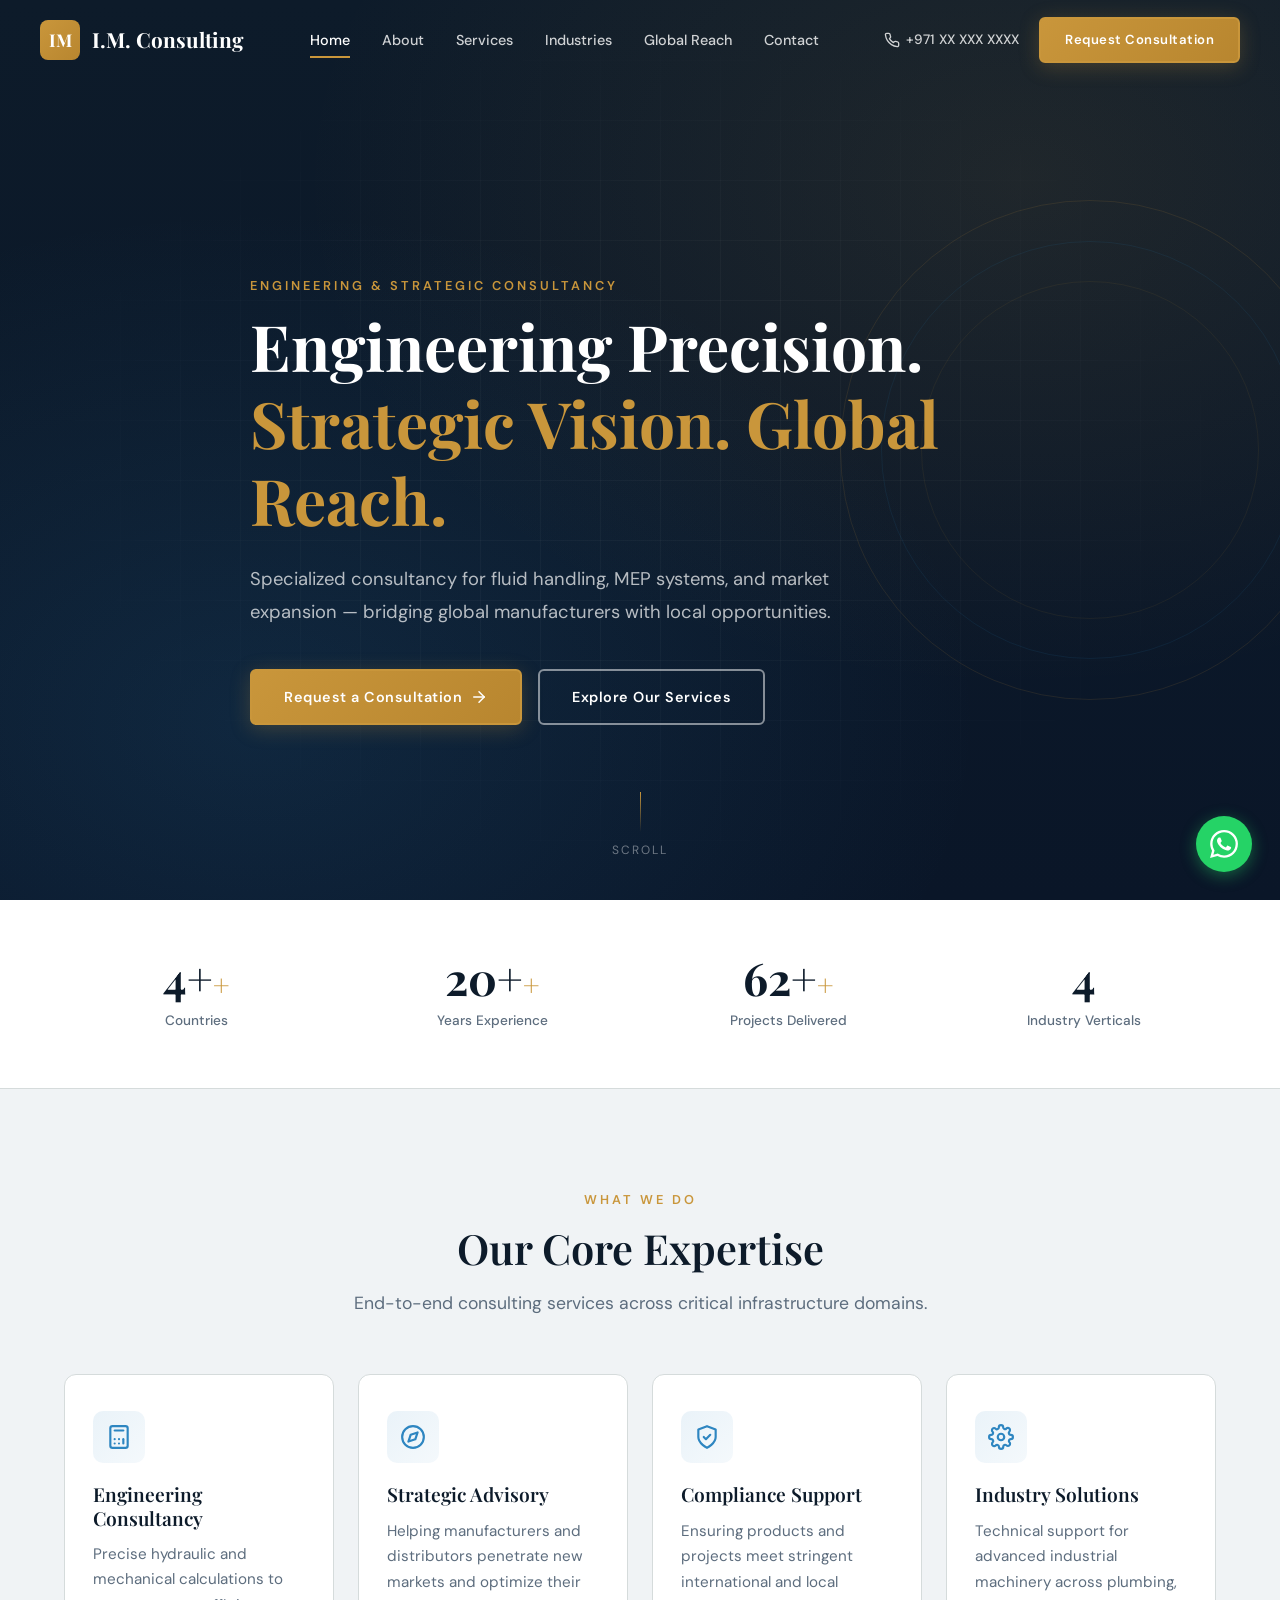
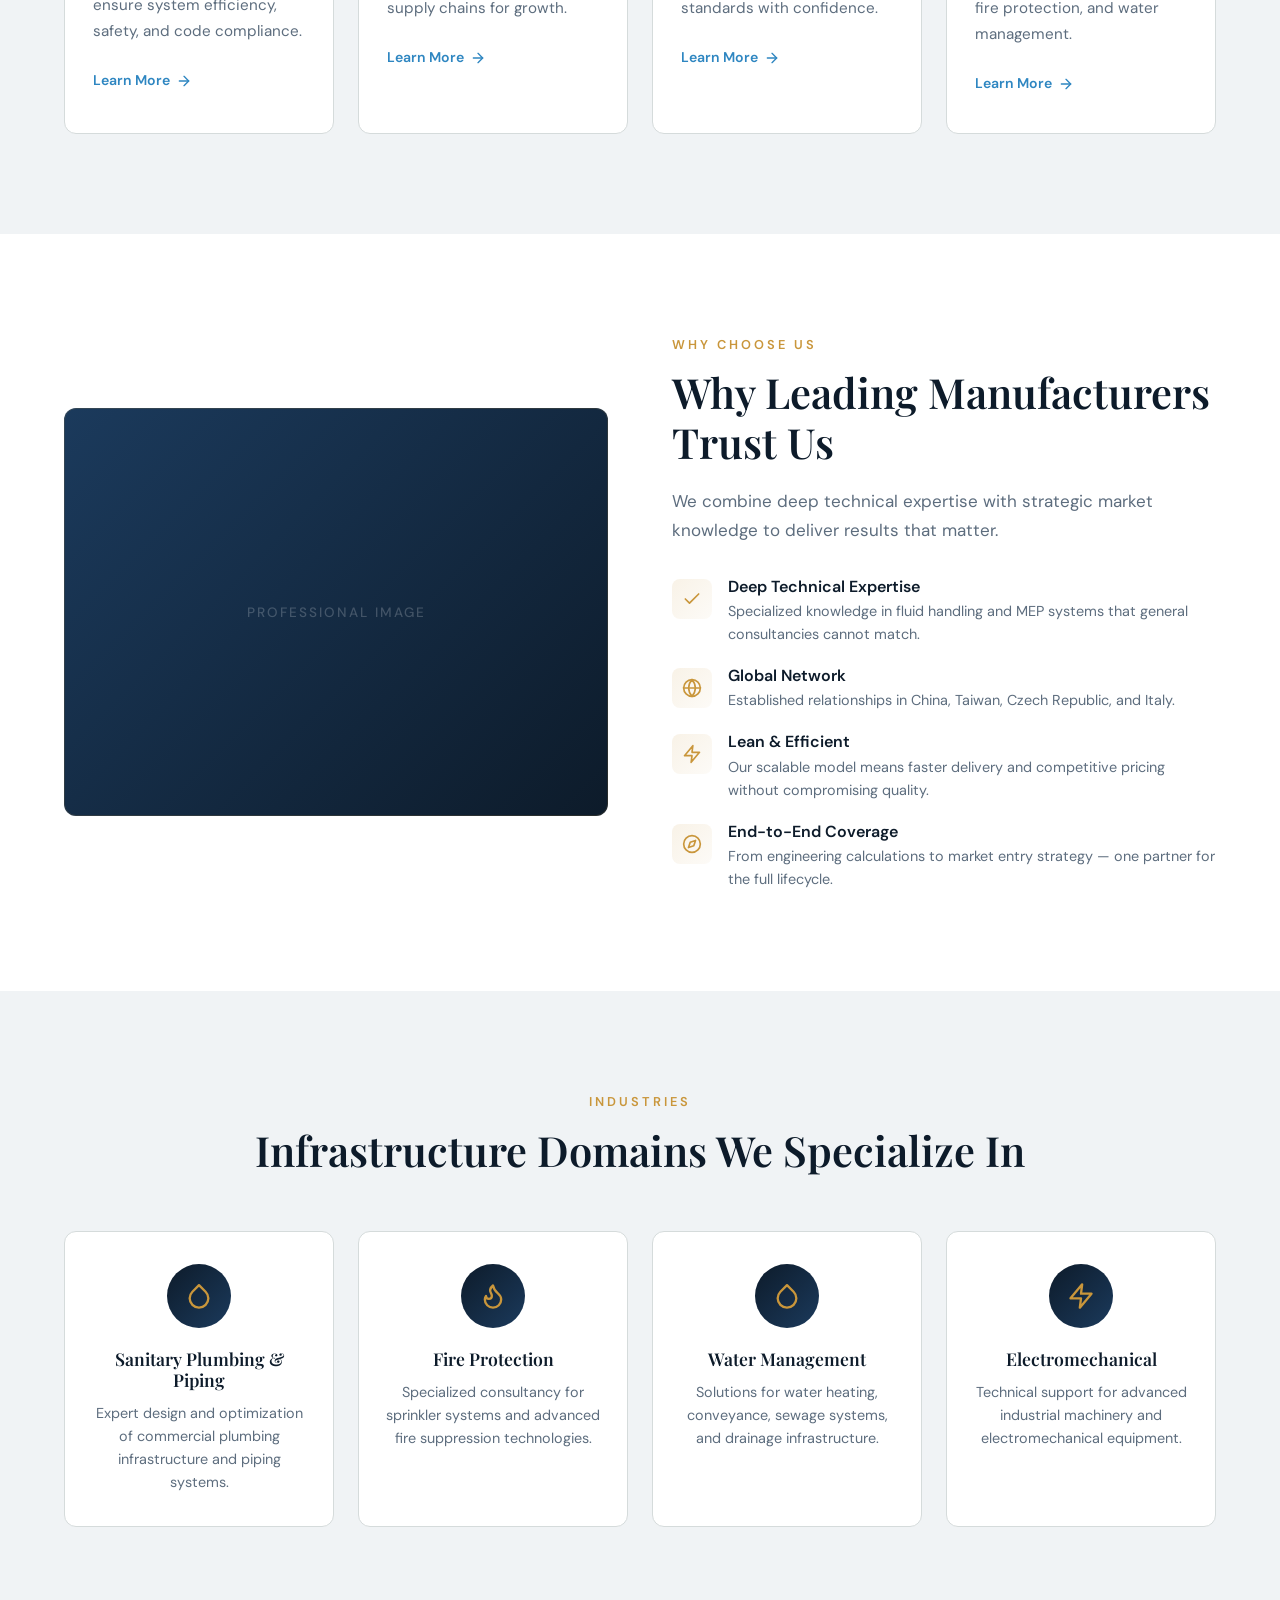
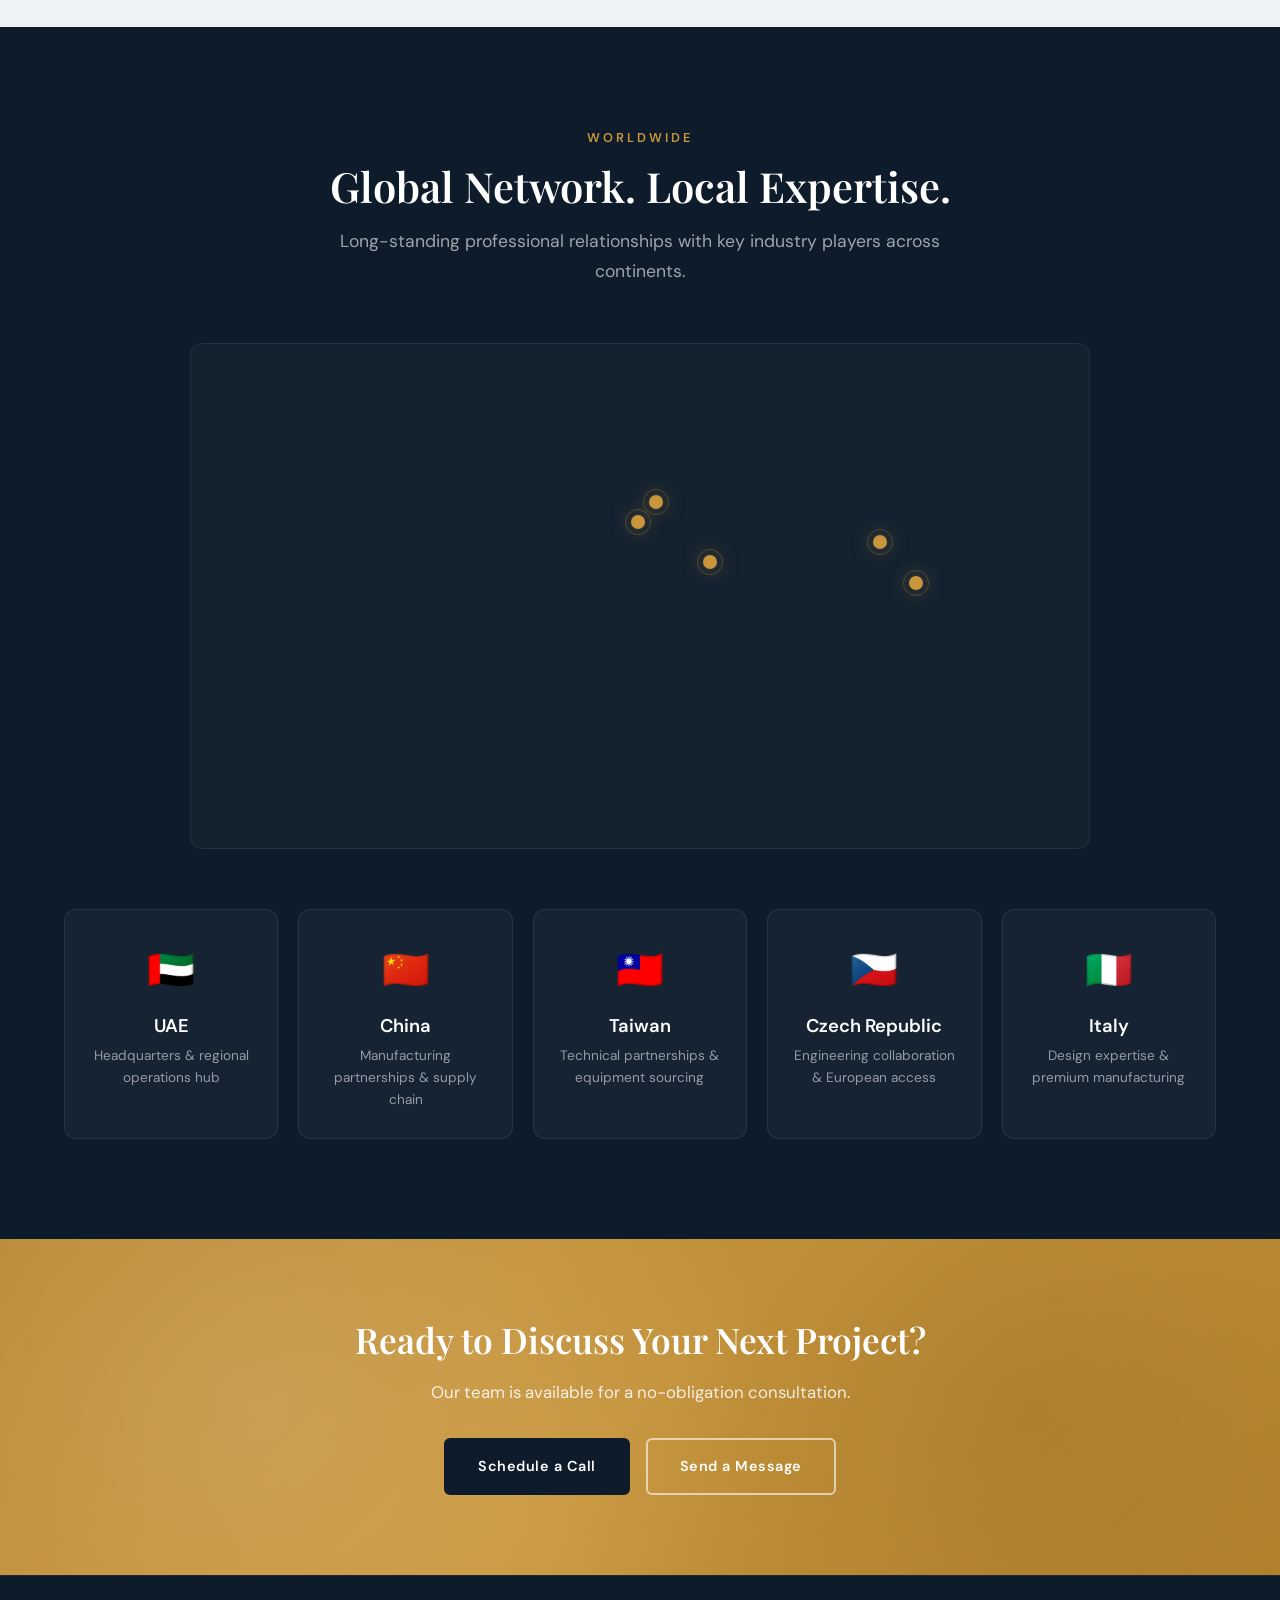
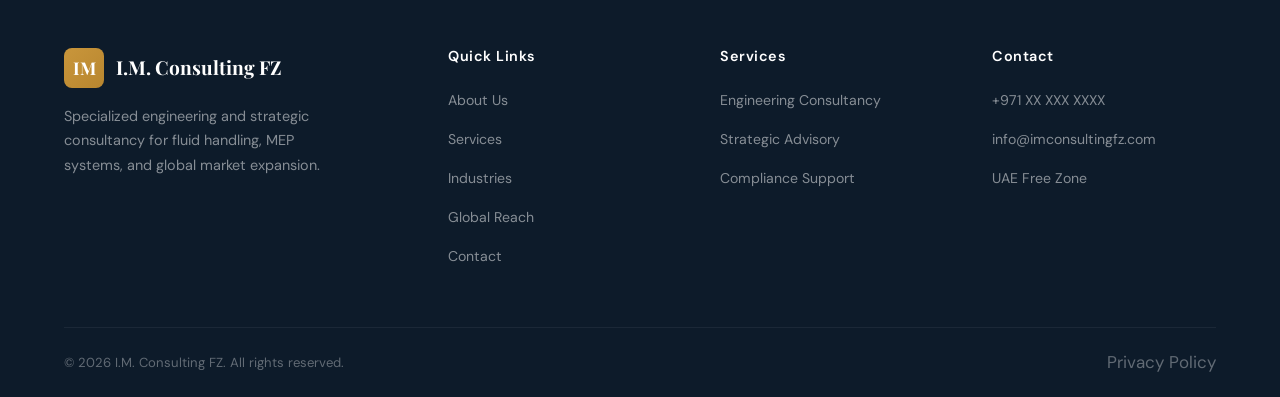
<file: index.html>
<!DOCTYPE html>
<html lang="en">
<head>
  <meta charset="UTF-8">
  <meta name="viewport" content="width=device-width, initial-scale=1.0">
  <title>Home — I.M. Consulting FZ</title>
  <meta name="description" content="I.M. Consulting FZ — Specialized engineering and strategic consultancy for fluid handling, MEP systems, and global market expansion.">
  <meta property="og:title" content="Home — I.M. Consulting FZ">
  <meta property="og:description" content="Specialized consultancy for fluid handling, MEP systems, and market expansion — bridging global manufacturers with local opportunities.">
  <meta property="og:type" content="website">
  <link rel="stylesheet" href="css/styles.css">
</head>
<body>
  
  <nav class="navbar">
    <div class="navbar-inner">
      <a href="index.html" class="nav-logo">
        <span class="logo-mark">IM</span>
        I.M. Consulting
      </a>
      <div class="nav-links">
        <a href="index.html" class="active">Home</a>
            <a href="about.html" >About</a>
            <a href="services.html" >Services</a>
            <a href="industries.html" >Industries</a>
            <a href="global-reach.html" >Global Reach</a>
            <a href="contact.html" >Contact</a>
      </div>
      <div class="nav-right">
        <a href="tel:+971000000000" class="nav-phone"><svg xmlns="http://www.w3.org/2000/svg" viewBox="0 0 24 24" fill="none" stroke="currentColor" stroke-width="2" stroke-linecap="round" stroke-linejoin="round"><path d="M22 16.92v3a2 2 0 0 1-2.18 2 19.79 19.79 0 0 1-8.63-3.07 19.5 19.5 0 0 1-6-6 19.79 19.79 0 0 1-3.07-8.67A2 2 0 0 1 4.11 2h3a2 2 0 0 1 2 1.72 12.84 12.84 0 0 0 .7 2.81 2 2 0 0 1-.45 2.11L8.09 9.91a16 16 0 0 0 6 6l1.27-1.27a2 2 0 0 1 2.11-.45 12.84 12.84 0 0 0 2.81.7A2 2 0 0 1 22 16.92z"/></svg> +971 XX XXX XXXX</a>
        <a href="contact.html" class="btn btn-gold nav-cta">Request Consultation</a>
        <button class="menu-toggle" aria-label="Toggle menu">
          <span></span><span></span><span></span>
        </button>
      </div>
    </div>
  </nav>
  <div class="mobile-menu">
    <a href="index.html">Home</a>
        <a href="about.html">About</a>
        <a href="services.html">Services</a>
        <a href="industries.html">Industries</a>
        <a href="global-reach.html">Global Reach</a>
        <a href="contact.html">Contact</a>
    <a href="contact.html" class="btn btn-gold">Request Consultation</a>
  </div>
  
  <section class="hero">
    <div class="hero-bg"></div>
    <div class="hero-grid"></div>
    <div class="hero-decoration"></div>
    <div class="container">
      <div class="hero-content">
        <span class="section-label reveal">Engineering & Strategic Consultancy</span>
        <h1 class="reveal">Engineering Precision.<br><span class="highlight">Strategic Vision. Global Reach.</span></h1>
        <p class="hero-text reveal">Specialized consultancy for fluid handling, MEP systems, and market expansion — bridging global manufacturers with local opportunities.</p>
        <div class="btn-group reveal">
          <a href="contact.html" class="btn btn-gold">Request a Consultation <svg xmlns="http://www.w3.org/2000/svg" viewBox="0 0 24 24" fill="none" stroke="currentColor" stroke-width="2" stroke-linecap="round" stroke-linejoin="round"><line x1="5" y1="12" x2="19" y2="12"/><polyline points="12 5 19 12 12 19"/></svg></a>
          <a href="services.html" class="btn btn-outline">Explore Our Services</a>
        </div>
      </div>
    </div>
    <div class="scroll-indicator">
      <div class="line"></div>
      Scroll
    </div>
  </section>

  <section class="trust-bar">
    <div class="container">
      <div class="trust-grid">
        <div class="trust-item reveal">
          <div class="trust-number"><span data-count="4" data-suffix="+">0</span><span class="suffix">+</span></div>
          <div class="trust-label">Countries</div>
        </div>
        <div class="trust-item reveal">
          <div class="trust-number"><span data-count="20" data-suffix="+">0</span><span class="suffix">+</span></div>
          <div class="trust-label">Years Experience</div>
        </div>
        <div class="trust-item reveal">
          <div class="trust-number"><span data-count="100" data-suffix="+">0</span><span class="suffix">+</span></div>
          <div class="trust-label">Projects Delivered</div>
        </div>
        <div class="trust-item reveal">
          <div class="trust-number"><span data-count="4">0</span></div>
          <div class="trust-label">Industry Verticals</div>
        </div>
      </div>
    </div>
  </section>

  <section class="section">
    <div class="container">
      <div class="section-header center reveal">
        <span class="section-label">What We Do</span>
        <h2>Our Core Expertise</h2>
        <p class="section-subtitle">End-to-end consulting services across critical infrastructure domains.</p>
      </div>
      <div class="services-grid stagger-children">
        <div class="service-card reveal">
          <div class="service-icon"><svg xmlns="http://www.w3.org/2000/svg" viewBox="0 0 24 24" fill="none" stroke="currentColor" stroke-width="2" stroke-linecap="round" stroke-linejoin="round"><rect x="4" y="2" width="16" height="20" rx="2"/><line x1="8" y1="6" x2="16" y2="6"/><line x1="16" y1="14" x2="16" y2="18"/><line x1="8" y1="14" x2="8" y2="14.01"/><line x1="12" y1="14" x2="12" y2="14.01"/><line x1="8" y1="18" x2="8" y2="18.01"/><line x1="12" y1="18" x2="12" y2="18.01"/></svg></div>
          <h3>Engineering Consultancy</h3>
          <p>Precise hydraulic and mechanical calculations to ensure system efficiency, safety, and code compliance.</p>
          <a href="services.html" class="card-link">Learn More <svg xmlns="http://www.w3.org/2000/svg" viewBox="0 0 24 24" fill="none" stroke="currentColor" stroke-width="2" stroke-linecap="round" stroke-linejoin="round"><line x1="5" y1="12" x2="19" y2="12"/><polyline points="12 5 19 12 12 19"/></svg></a>
        </div>
        <div class="service-card reveal">
          <div class="service-icon"><svg xmlns="http://www.w3.org/2000/svg" viewBox="0 0 24 24" fill="none" stroke="currentColor" stroke-width="2" stroke-linecap="round" stroke-linejoin="round"><circle cx="12" cy="12" r="10"/><polygon points="16.24 7.76 14.12 14.12 7.76 16.24 9.88 9.88 16.24 7.76"/></svg></div>
          <h3>Strategic Advisory</h3>
          <p>Helping manufacturers and distributors penetrate new markets and optimize their supply chains for growth.</p>
          <a href="services.html" class="card-link">Learn More <svg xmlns="http://www.w3.org/2000/svg" viewBox="0 0 24 24" fill="none" stroke="currentColor" stroke-width="2" stroke-linecap="round" stroke-linejoin="round"><line x1="5" y1="12" x2="19" y2="12"/><polyline points="12 5 19 12 12 19"/></svg></a>
        </div>
        <div class="service-card reveal">
          <div class="service-icon"><svg xmlns="http://www.w3.org/2000/svg" viewBox="0 0 24 24" fill="none" stroke="currentColor" stroke-width="2" stroke-linecap="round" stroke-linejoin="round"><path d="M12 22s8-4 8-10V5l-8-3-8 3v7c0 6 8 10 8 10z"/><polyline points="9 12 11 14 15 10"/></svg></div>
          <h3>Compliance Support</h3>
          <p>Ensuring products and projects meet stringent international and local standards with confidence.</p>
          <a href="services.html" class="card-link">Learn More <svg xmlns="http://www.w3.org/2000/svg" viewBox="0 0 24 24" fill="none" stroke="currentColor" stroke-width="2" stroke-linecap="round" stroke-linejoin="round"><line x1="5" y1="12" x2="19" y2="12"/><polyline points="12 5 19 12 12 19"/></svg></a>
        </div>
        <div class="service-card reveal">
          <div class="service-icon"><svg xmlns="http://www.w3.org/2000/svg" viewBox="0 0 24 24" fill="none" stroke="currentColor" stroke-width="2" stroke-linecap="round" stroke-linejoin="round"><circle cx="12" cy="12" r="3"/><path d="M19.4 15a1.65 1.65 0 0 0 .33 1.82l.06.06a2 2 0 0 1 0 2.83 2 2 0 0 1-2.83 0l-.06-.06a1.65 1.65 0 0 0-1.82-.33 1.65 1.65 0 0 0-1 1.51V21a2 2 0 0 1-2 2 2 2 0 0 1-2-2v-.09A1.65 1.65 0 0 0 9 19.4a1.65 1.65 0 0 0-1.82.33l-.06.06a2 2 0 0 1-2.83 0 2 2 0 0 1 0-2.83l.06-.06A1.65 1.65 0 0 0 4.68 15a1.65 1.65 0 0 0-1.51-1H3a2 2 0 0 1-2-2 2 2 0 0 1 2-2h.09A1.65 1.65 0 0 0 4.6 9a1.65 1.65 0 0 0-.33-1.82l-.06-.06a2 2 0 0 1 0-2.83 2 2 0 0 1 2.83 0l.06.06A1.65 1.65 0 0 0 9 4.68a1.65 1.65 0 0 0 1-1.51V3a2 2 0 0 1 2-2 2 2 0 0 1 2 2v.09a1.65 1.65 0 0 0 1 1.51 1.65 1.65 0 0 0 1.82-.33l.06-.06a2 2 0 0 1 2.83 0 2 2 0 0 1 0 2.83l-.06.06a1.65 1.65 0 0 0-.33 1.82V9a1.65 1.65 0 0 0 1.51 1H21a2 2 0 0 1 2 2 2 2 0 0 1-2 2h-.09a1.65 1.65 0 0 0-1.51 1z"/></svg></div>
          <h3>Industry Solutions</h3>
          <p>Technical support for advanced industrial machinery across plumbing, fire protection, and water management.</p>
          <a href="industries.html" class="card-link">Learn More <svg xmlns="http://www.w3.org/2000/svg" viewBox="0 0 24 24" fill="none" stroke="currentColor" stroke-width="2" stroke-linecap="round" stroke-linejoin="round"><line x1="5" y1="12" x2="19" y2="12"/><polyline points="12 5 19 12 12 19"/></svg></a>
        </div>
      </div>
    </div>
  </section>

  <section class="section section-alt">
    <div class="container">
      <div class="feature-split">
        <div class="feature-image reveal">
          <div class="feature-image-placeholder">Professional Image</div>
        </div>
        <div class="feature-content">
          <span class="section-label reveal">Why Choose Us</span>
          <h2 class="reveal">Why Leading Manufacturers Trust Us</h2>
          <p class="reveal">We combine deep technical expertise with strategic market knowledge to deliver results that matter.</p>
          <div class="feature-list">
            <div class="feature-item reveal">
              <div class="feature-item-icon"><svg xmlns="http://www.w3.org/2000/svg" viewBox="0 0 24 24" fill="none" stroke="currentColor" stroke-width="2" stroke-linecap="round" stroke-linejoin="round"><polyline points="20 6 9 17 4 12"/></svg></div>
              <div class="feature-item-text">
                <h4>Deep Technical Expertise</h4>
                <p>Specialized knowledge in fluid handling and MEP systems that general consultancies cannot match.</p>
              </div>
            </div>
            <div class="feature-item reveal">
              <div class="feature-item-icon"><svg xmlns="http://www.w3.org/2000/svg" viewBox="0 0 24 24" fill="none" stroke="currentColor" stroke-width="2" stroke-linecap="round" stroke-linejoin="round"><circle cx="12" cy="12" r="10"/><line x1="2" y1="12" x2="22" y2="12"/><path d="M12 2a15.3 15.3 0 0 1 4 10 15.3 15.3 0 0 1-4 10 15.3 15.3 0 0 1-4-10 15.3 15.3 0 0 1 4-10z"/></svg></div>
              <div class="feature-item-text">
                <h4>Global Network</h4>
                <p>Established relationships in China, Taiwan, Czech Republic, and Italy.</p>
              </div>
            </div>
            <div class="feature-item reveal">
              <div class="feature-item-icon"><svg xmlns="http://www.w3.org/2000/svg" viewBox="0 0 24 24" fill="none" stroke="currentColor" stroke-width="2" stroke-linecap="round" stroke-linejoin="round"><polygon points="13 2 3 14 12 14 11 22 21 10 12 10 13 2"/></svg></div>
              <div class="feature-item-text">
                <h4>Lean &amp; Efficient</h4>
                <p>Our scalable model means faster delivery and competitive pricing without compromising quality.</p>
              </div>
            </div>
            <div class="feature-item reveal">
              <div class="feature-item-icon"><svg xmlns="http://www.w3.org/2000/svg" viewBox="0 0 24 24" fill="none" stroke="currentColor" stroke-width="2" stroke-linecap="round" stroke-linejoin="round"><circle cx="12" cy="12" r="10"/><polygon points="16.24 7.76 14.12 14.12 7.76 16.24 9.88 9.88 16.24 7.76"/></svg></div>
              <div class="feature-item-text">
                <h4>End-to-End Coverage</h4>
                <p>From engineering calculations to market entry strategy — one partner for the full lifecycle.</p>
              </div>
            </div>
          </div>
        </div>
      </div>
    </div>
  </section>

  <section class="section">
    <div class="container">
      <div class="section-header center reveal">
        <span class="section-label">Industries</span>
        <h2>Infrastructure Domains We Specialize In</h2>
      </div>
      <div class="industry-grid stagger-children">
        <div class="industry-card reveal">
          <div class="industry-icon"><svg xmlns="http://www.w3.org/2000/svg" viewBox="0 0 24 24" fill="none" stroke="currentColor" stroke-width="2" stroke-linecap="round" stroke-linejoin="round"><path d="M12 2.69l5.66 5.66a8 8 0 1 1-11.31 0z"/></svg></div>
          <h3>Sanitary Plumbing &amp; Piping</h3>
          <p>Expert design and optimization of commercial plumbing infrastructure and piping systems.</p>
        </div>
        <div class="industry-card reveal">
          <div class="industry-icon"><svg xmlns="http://www.w3.org/2000/svg" viewBox="0 0 24 24" fill="none" stroke="currentColor" stroke-width="2" stroke-linecap="round" stroke-linejoin="round"><path d="M8.5 14.5A2.5 2.5 0 0 0 11 12c0-1.38-.5-2-1-3-1.072-2.143-.224-4.054 2-6 .5 2.5 2 4.9 4 6.5 2 1.6 3 3.5 3 5.5a7 7 0 1 1-14 0c0-1.153.433-2.294 1-3a2.5 2.5 0 0 0 2.5 2.5z"/></svg></div>
          <h3>Fire Protection</h3>
          <p>Specialized consultancy for sprinkler systems and advanced fire suppression technologies.</p>
        </div>
        <div class="industry-card reveal">
          <div class="industry-icon"><svg xmlns="http://www.w3.org/2000/svg" viewBox="0 0 24 24" fill="none" stroke="currentColor" stroke-width="2" stroke-linecap="round" stroke-linejoin="round"><path d="M12 2.69l5.66 5.66a8 8 0 1 1-11.31 0z"/></svg></div>
          <h3>Water Management</h3>
          <p>Solutions for water heating, conveyance, sewage systems, and drainage infrastructure.</p>
        </div>
        <div class="industry-card reveal">
          <div class="industry-icon"><svg xmlns="http://www.w3.org/2000/svg" viewBox="0 0 24 24" fill="none" stroke="currentColor" stroke-width="2" stroke-linecap="round" stroke-linejoin="round"><polygon points="13 2 3 14 12 14 11 22 21 10 12 10 13 2"/></svg></div>
          <h3>Electromechanical</h3>
          <p>Technical support for advanced industrial machinery and electromechanical equipment.</p>
        </div>
      </div>
    </div>
  </section>

  <section class="section section-dark global-section">
    <div class="container">
      <div class="section-header center reveal">
        <span class="section-label">Worldwide</span>
        <h2>Global Network. Local Expertise.</h2>
        <p class="section-subtitle">Long-standing professional relationships with key industry players across continents.</p>
      </div>
      <div class="map-container reveal">
        <div class="map-visual">
          <div class="map-dot dot-uae"><span class="tooltip">UAE — Headquarters</span></div>
          <div class="map-dot dot-china"><span class="tooltip">China — Manufacturing</span></div>
          <div class="map-dot dot-taiwan"><span class="tooltip">Taiwan — Technical Partners</span></div>
          <div class="map-dot dot-czech"><span class="tooltip">Czech Republic — Engineering</span></div>
          <div class="map-dot dot-italy"><span class="tooltip">Italy — Design &amp; Manufacturing</span></div>
        </div>
      </div>
      <div class="countries-grid stagger-children">
        <div class="country-card reveal">
          <div class="country-flag">🇦🇪</div>
          <h4>UAE</h4>
          <p>Headquarters &amp; regional operations hub</p>
        </div>
        <div class="country-card reveal">
          <div class="country-flag">🇨🇳</div>
          <h4>China</h4>
          <p>Manufacturing partnerships &amp; supply chain</p>
        </div>
        <div class="country-card reveal">
          <div class="country-flag">🇹🇼</div>
          <h4>Taiwan</h4>
          <p>Technical partnerships &amp; equipment sourcing</p>
        </div>
        <div class="country-card reveal">
          <div class="country-flag">🇨🇿</div>
          <h4>Czech Republic</h4>
          <p>Engineering collaboration &amp; European access</p>
        </div>
        <div class="country-card reveal">
          <div class="country-flag">🇮🇹</div>
          <h4>Italy</h4>
          <p>Design expertise &amp; premium manufacturing</p>
        </div>
      </div>
    </div>
  </section>

  
  <section class="cta-banner">
    <div class="container">
      <div class="cta-inner reveal">
        <h2>Ready to Discuss Your Next Project?</h2>
        <p>Our team is available for a no-obligation consultation.</p>
        <div class="btn-group">
          <a href="contact.html" class="btn btn-dark">Schedule a Call</a>
          <a href="contact.html" class="btn btn-outline">Send a Message</a>
        </div>
      </div>
    </div>
  </section>

  
  <footer class="footer">
    <div class="container">
      <div class="footer-grid">
        <div class="footer-brand">
          <a href="index.html" class="nav-logo" style="color:white;font-size:1.2rem;">
            <span class="logo-mark">IM</span>
            I.M. Consulting FZ
          </a>
          <p>Specialized engineering and strategic consultancy for fluid handling, MEP systems, and global market expansion.</p>
        </div>
        <div class="footer-col">
          <h4>Quick Links</h4>
          <ul>
            <li><a href="about.html">About Us</a></li>
            <li><a href="services.html">Services</a></li>
            <li><a href="industries.html">Industries</a></li>
            <li><a href="global-reach.html">Global Reach</a></li>
            <li><a href="contact.html">Contact</a></li>
          </ul>
        </div>
        <div class="footer-col">
          <h4>Services</h4>
          <ul>
            <li><a href="services.html">Engineering Consultancy</a></li>
            <li><a href="services.html">Strategic Advisory</a></li>
            <li><a href="services.html">Compliance Support</a></li>
          </ul>
        </div>
        <div class="footer-col">
          <h4>Contact</h4>
          <ul>
            <li><a href="tel:+971000000000">+971 XX XXX XXXX</a></li>
            <li><a href="mailto:info@imconsultingfz.com">info@imconsultingfz.com</a></li>
            <li><a href="#">UAE Free Zone</a></li>
          </ul>
        </div>
      </div>
      <div class="footer-bottom">
        <p>&copy; 2026 I.M. Consulting FZ. All rights reserved.</p>
        <a href="#">Privacy Policy</a>
      </div>
    </div>
  </footer>
  <a href="https://wa.me/971000000000" target="_blank" rel="noopener" class="whatsapp-float" aria-label="Chat on WhatsApp"><svg xmlns="http://www.w3.org/2000/svg" viewBox="0 0 24 24" fill="white"><path d="M17.472 14.382c-.297-.149-1.758-.867-2.03-.967-.273-.099-.471-.148-.67.15-.197.297-.767.966-.94 1.164-.173.199-.347.223-.644.075-.297-.15-1.255-.463-2.39-1.475-.883-.788-1.48-1.761-1.653-2.059-.173-.297-.018-.458.13-.606.134-.133.298-.347.446-.52.149-.174.198-.298.298-.497.099-.198.05-.371-.025-.52-.075-.149-.669-1.612-.916-2.207-.242-.579-.487-.5-.669-.51-.173-.008-.371-.01-.57-.01-.198 0-.52.074-.792.372-.272.297-1.04 1.016-1.04 2.479 0 1.462 1.065 2.875 1.213 3.074.149.198 2.096 3.2 5.077 4.487.709.306 1.262.489 1.694.625.712.227 1.36.195 1.871.118.571-.085 1.758-.719 2.006-1.413.248-.694.248-1.289.173-1.413-.074-.124-.272-.198-.57-.347m-5.421 7.403h-.004a9.87 9.87 0 01-5.031-1.378l-.361-.214-3.741.982.998-3.648-.235-.374a9.86 9.86 0 01-1.51-5.26c.001-5.45 4.436-9.884 9.888-9.884 2.64 0 5.122 1.03 6.988 2.898a9.825 9.825 0 012.893 6.994c-.003 5.45-4.437 9.884-9.885 9.884m8.413-18.297A11.815 11.815 0 0012.05 0C5.495 0 .16 5.335.157 11.892c0 2.096.547 4.142 1.588 5.945L.057 24l6.305-1.654a11.882 11.882 0 005.683 1.448h.005c6.554 0 11.89-5.335 11.893-11.893a11.821 11.821 0 00-3.48-8.413z"/></svg></a>
  <script src="js/main.js"></script>
</body>
</html>
</file>
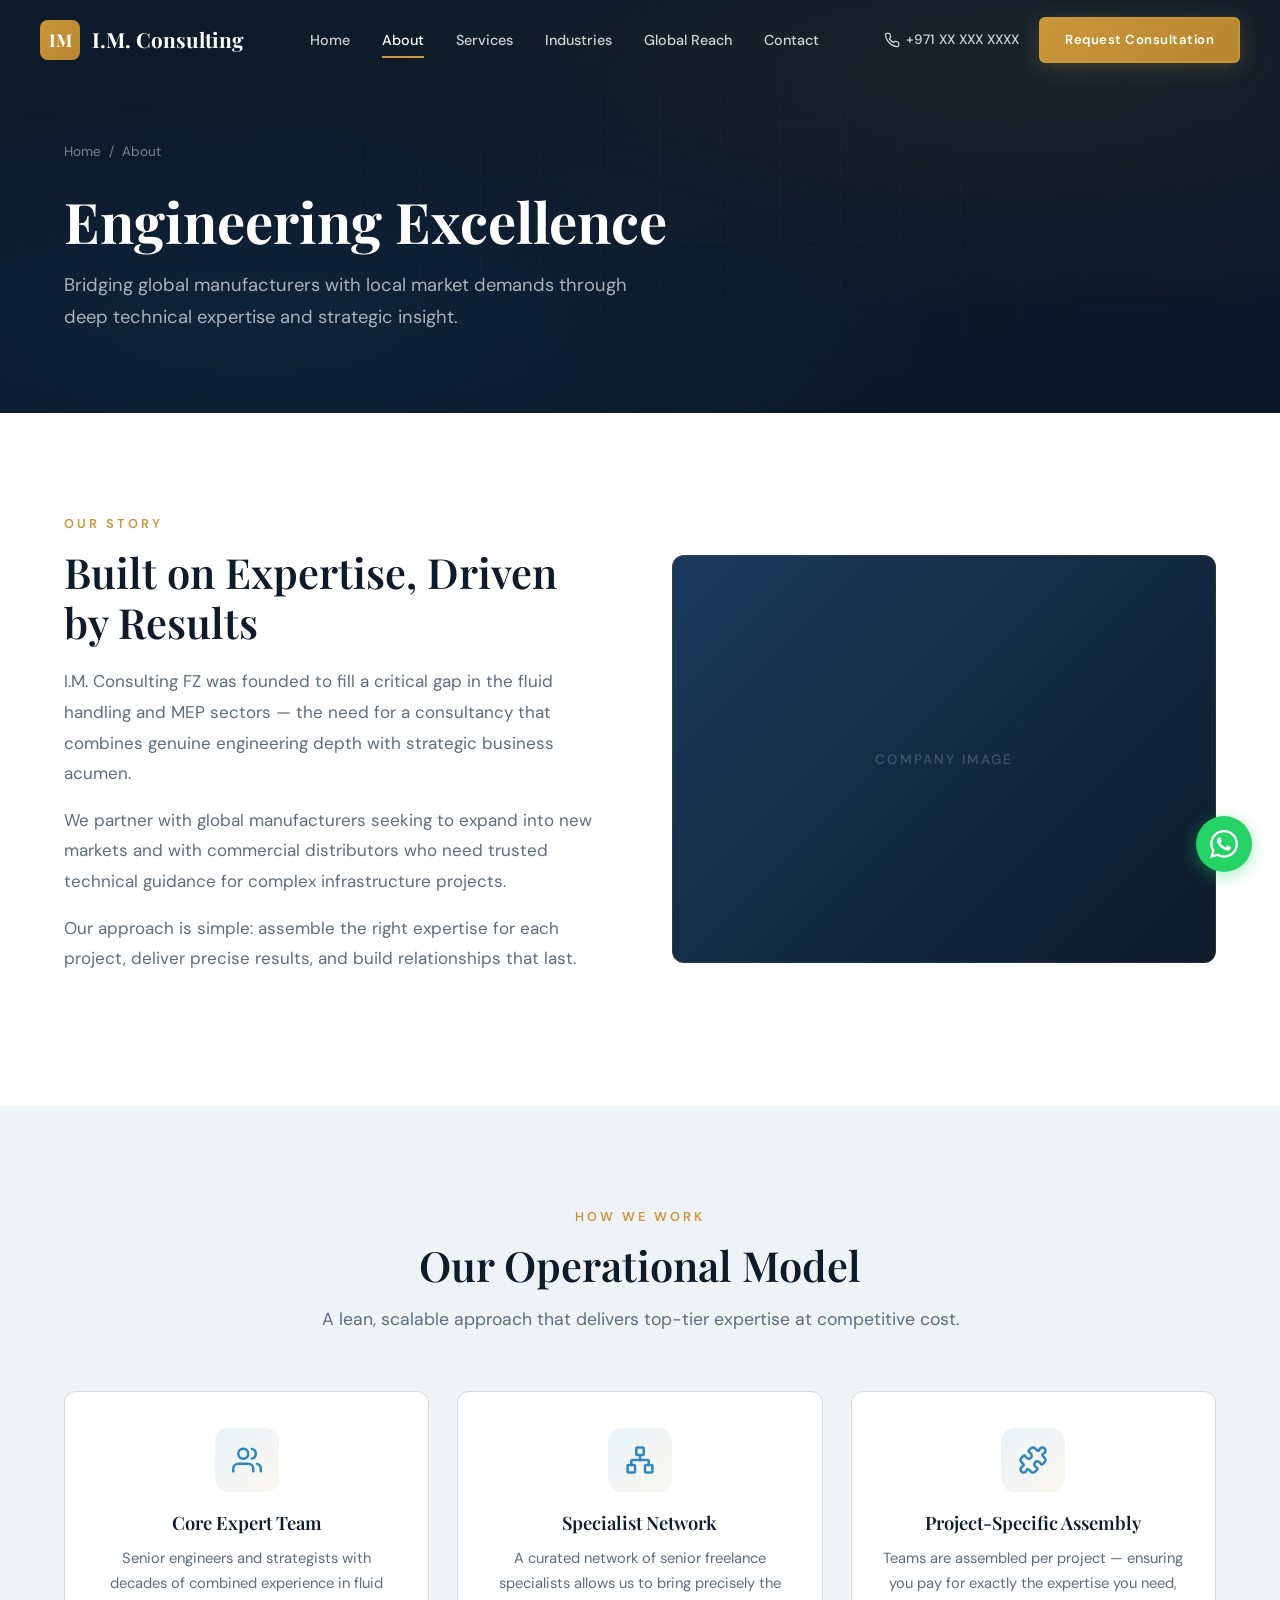
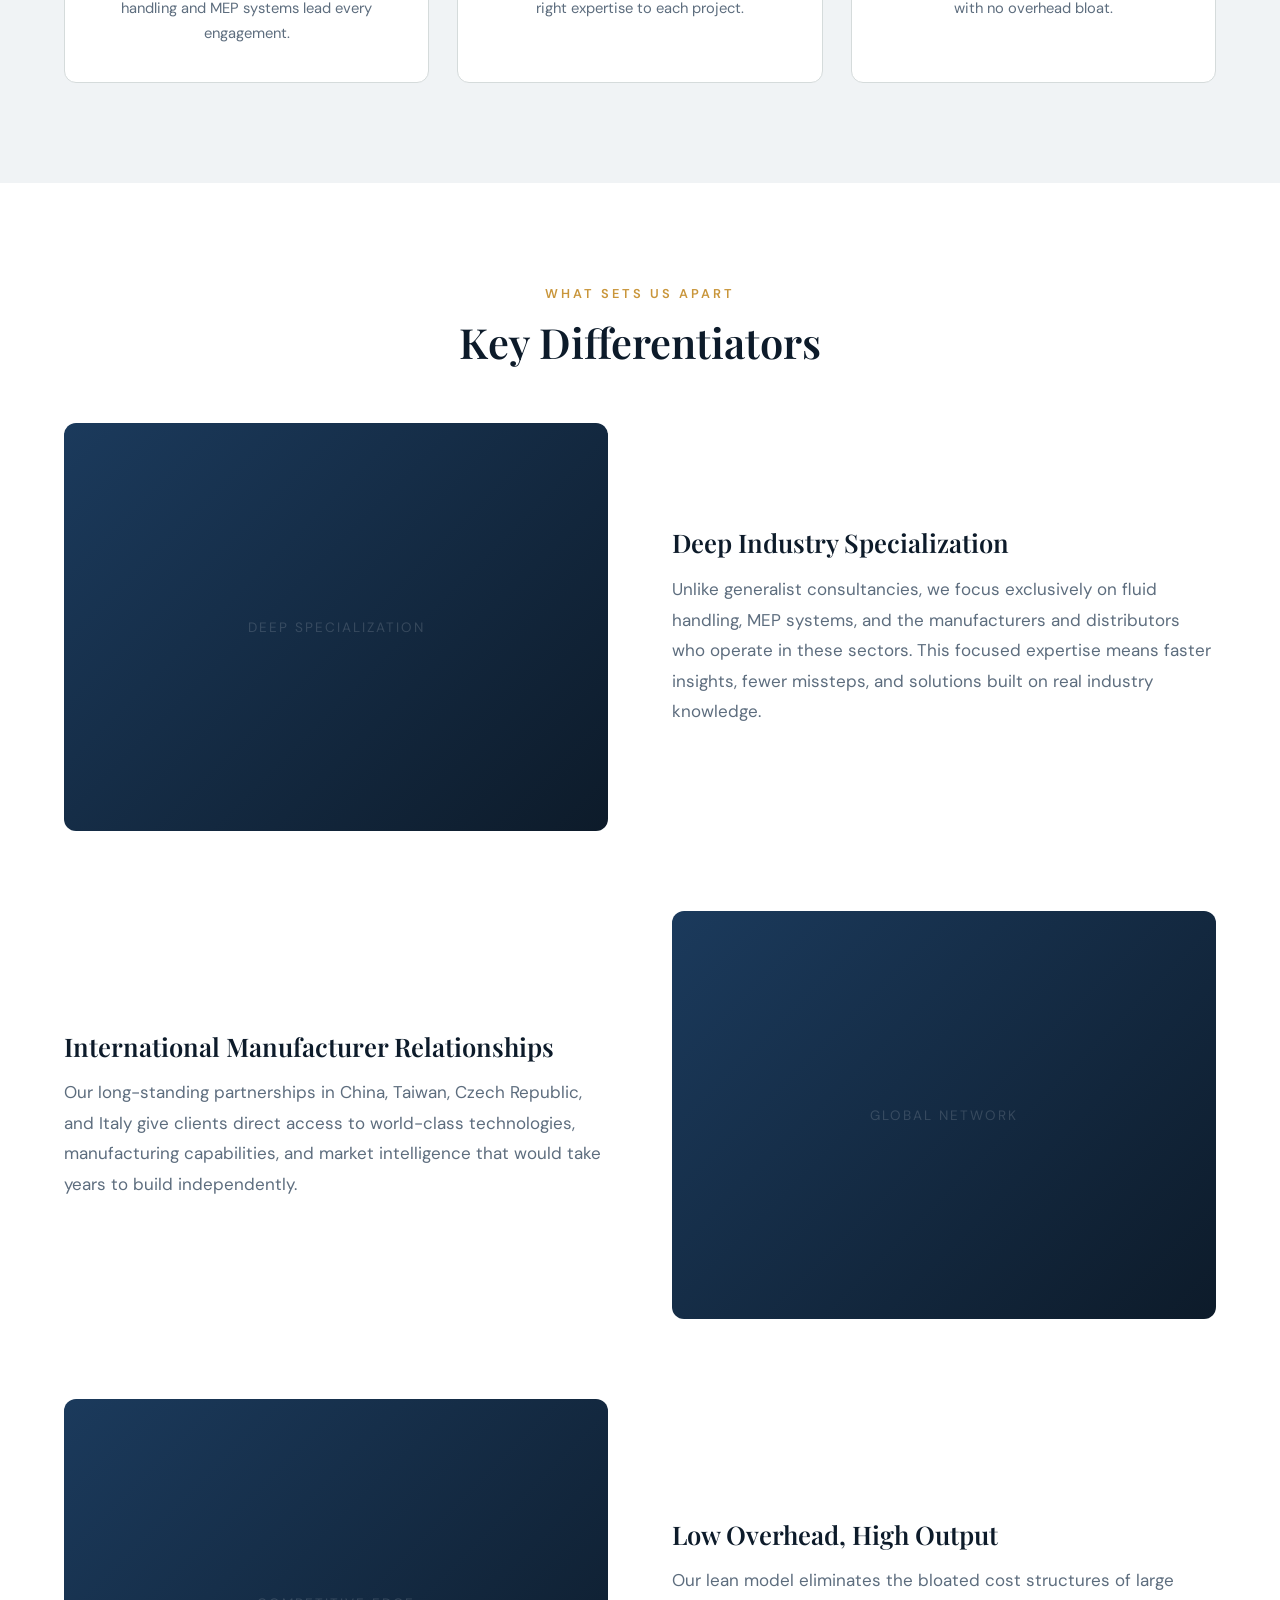
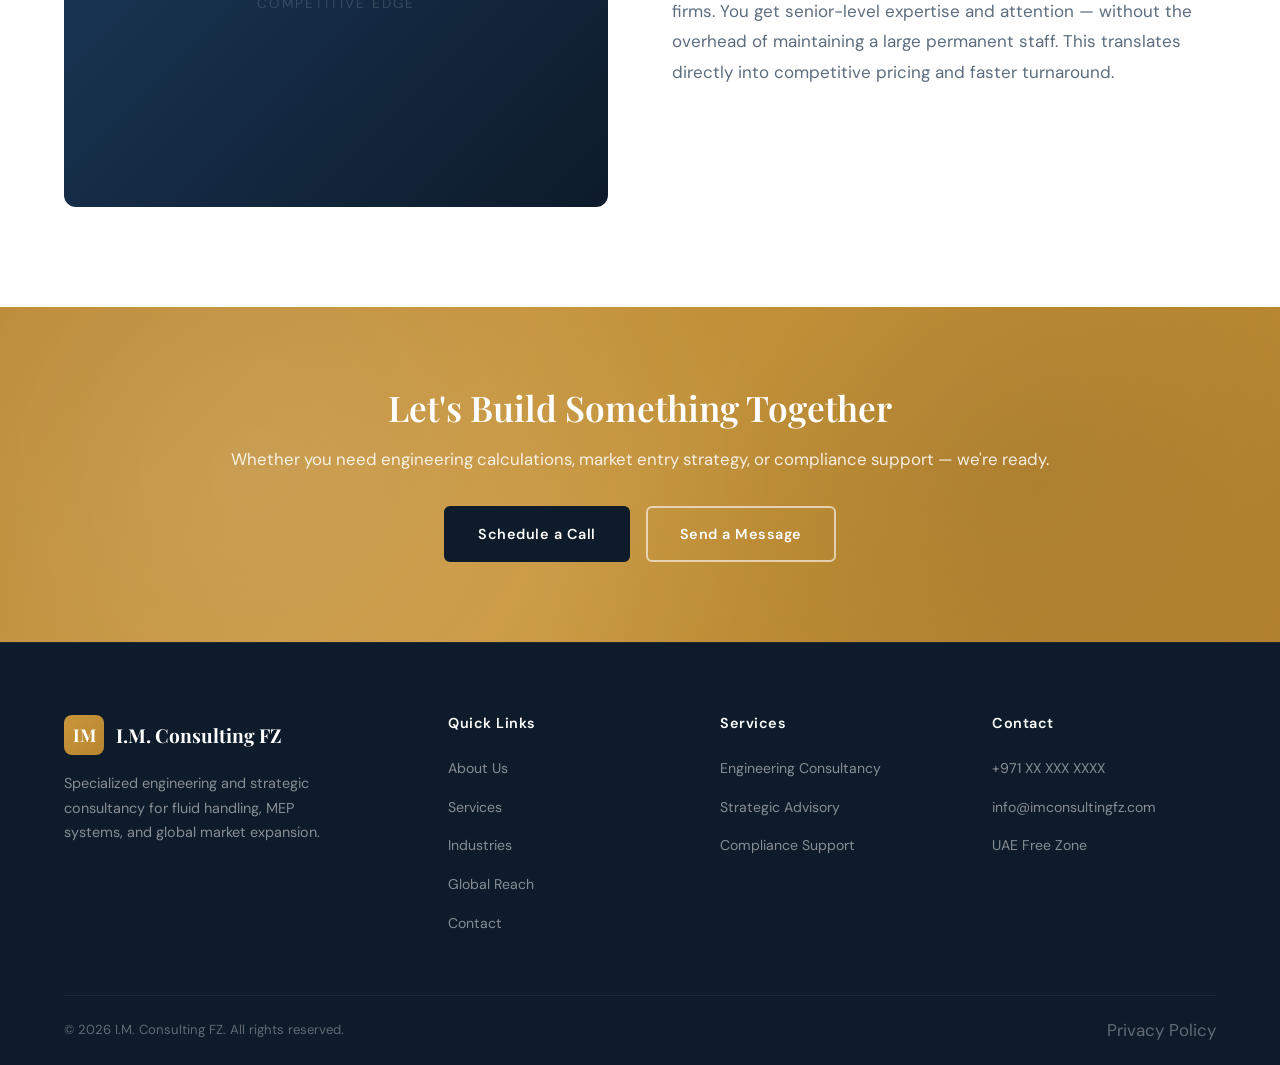
<file: about.html>
<!DOCTYPE html>
<html lang="en">
<head>
  <meta charset="UTF-8">
  <meta name="viewport" content="width=device-width, initial-scale=1.0">
  <title>About — I.M. Consulting FZ</title>
  <meta name="description" content="I.M. Consulting FZ — Specialized engineering and strategic consultancy for fluid handling, MEP systems, and global market expansion.">
  <meta property="og:title" content="About — I.M. Consulting FZ">
  <meta property="og:description" content="Specialized consultancy for fluid handling, MEP systems, and market expansion — bridging global manufacturers with local opportunities.">
  <meta property="og:type" content="website">
  <link rel="stylesheet" href="css/styles.css">
</head>
<body>
  
  <nav class="navbar">
    <div class="navbar-inner">
      <a href="index.html" class="nav-logo">
        <span class="logo-mark">IM</span>
        I.M. Consulting
      </a>
      <div class="nav-links">
        <a href="index.html" >Home</a>
            <a href="about.html" class="active">About</a>
            <a href="services.html" >Services</a>
            <a href="industries.html" >Industries</a>
            <a href="global-reach.html" >Global Reach</a>
            <a href="contact.html" >Contact</a>
      </div>
      <div class="nav-right">
        <a href="tel:+971000000000" class="nav-phone"><svg xmlns="http://www.w3.org/2000/svg" viewBox="0 0 24 24" fill="none" stroke="currentColor" stroke-width="2" stroke-linecap="round" stroke-linejoin="round"><path d="M22 16.92v3a2 2 0 0 1-2.18 2 19.79 19.79 0 0 1-8.63-3.07 19.5 19.5 0 0 1-6-6 19.79 19.79 0 0 1-3.07-8.67A2 2 0 0 1 4.11 2h3a2 2 0 0 1 2 1.72 12.84 12.84 0 0 0 .7 2.81 2 2 0 0 1-.45 2.11L8.09 9.91a16 16 0 0 0 6 6l1.27-1.27a2 2 0 0 1 2.11-.45 12.84 12.84 0 0 0 2.81.7A2 2 0 0 1 22 16.92z"/></svg> +971 XX XXX XXXX</a>
        <a href="contact.html" class="btn btn-gold nav-cta">Request Consultation</a>
        <button class="menu-toggle" aria-label="Toggle menu">
          <span></span><span></span><span></span>
        </button>
      </div>
    </div>
  </nav>
  <div class="mobile-menu">
    <a href="index.html">Home</a>
        <a href="about.html">About</a>
        <a href="services.html">Services</a>
        <a href="industries.html">Industries</a>
        <a href="global-reach.html">Global Reach</a>
        <a href="contact.html">Contact</a>
    <a href="contact.html" class="btn btn-gold">Request Consultation</a>
  </div>
  
  <section class="page-hero">
    <div class="hero-bg"></div>
    <div class="hero-grid"></div>
    <div class="container">
      <div class="page-hero-content">
        <div class="breadcrumb"><a href="index.html">Home</a> <span>/</span> About</div>
        <h1 class="reveal">Engineering Excellence</h1>
        <p class="reveal">Bridging global manufacturers with local market demands through deep technical expertise and strategic insight.</p>
      </div>
    </div>
  </section>

  <section class="section section-alt">
    <div class="container">
      <div class="feature-split">
        <div class="feature-content">
          <span class="section-label reveal">Our Story</span>
          <h2 class="reveal">Built on Expertise, Driven by Results</h2>
          <p class="reveal" style="color:var(--text-light);line-height:1.8;margin-bottom:16px;">I.M. Consulting FZ was founded to fill a critical gap in the fluid handling and MEP sectors — the need for a consultancy that combines genuine engineering depth with strategic business acumen.</p>
          <p class="reveal" style="color:var(--text-light);line-height:1.8;margin-bottom:16px;">We partner with global manufacturers seeking to expand into new markets and with commercial distributors who need trusted technical guidance for complex infrastructure projects.</p>
          <p class="reveal" style="color:var(--text-light);line-height:1.8;">Our approach is simple: assemble the right expertise for each project, deliver precise results, and build relationships that last.</p>
        </div>
        <div class="feature-image reveal">
          <div class="feature-image-placeholder">Company Image</div>
        </div>
      </div>
    </div>
  </section>

  <section class="section">
    <div class="container">
      <div class="section-header center reveal">
        <span class="section-label">How We Work</span>
        <h2>Our Operational Model</h2>
        <p class="section-subtitle">A lean, scalable approach that delivers top-tier expertise at competitive cost.</p>
      </div>
      <div class="approach-grid stagger-children">
        <div class="approach-card reveal">
          <div class="approach-icon"><svg xmlns="http://www.w3.org/2000/svg" viewBox="0 0 24 24" fill="none" stroke="currentColor" stroke-width="2" stroke-linecap="round" stroke-linejoin="round"><path d="M17 21v-2a4 4 0 0 0-4-4H5a4 4 0 0 0-4 4v2"/><circle cx="9" cy="7" r="4"/><path d="M23 21v-2a4 4 0 0 0-3-3.87"/><path d="M16 3.13a4 4 0 0 1 0 7.75"/></svg></div>
          <h3>Core Expert Team</h3>
          <p>Senior engineers and strategists with decades of combined experience in fluid handling and MEP systems lead every engagement.</p>
        </div>
        <div class="approach-card reveal">
          <div class="approach-icon"><svg xmlns="http://www.w3.org/2000/svg" viewBox="0 0 24 24" fill="none" stroke="currentColor" stroke-width="2" stroke-linecap="round" stroke-linejoin="round"><rect x="9" y="2" width="6" height="6" rx="1"/><rect x="16" y="16" width="6" height="6" rx="1"/><rect x="2" y="16" width="6" height="6" rx="1"/><path d="M5 16v-3a1 1 0 0 1 1-1h12a1 1 0 0 1 1 1v3"/><line x1="12" y1="12" x2="12" y2="8"/></svg></div>
          <h3>Specialist Network</h3>
          <p>A curated network of senior freelance specialists allows us to bring precisely the right expertise to each project.</p>
        </div>
        <div class="approach-card reveal">
          <div class="approach-icon"><svg xmlns="http://www.w3.org/2000/svg" viewBox="0 0 24 24" fill="none" stroke="currentColor" stroke-width="2" stroke-linecap="round" stroke-linejoin="round"><path d="M19.439 7.85c-.049.322.059.648.289.878l1.568 1.568c.47.47.706 1.087.706 1.704s-.235 1.233-.706 1.704l-1.611 1.611a.98.98 0 0 1-.837.276c-.47-.07-.802-.48-.968-.925a2.501 2.501 0 1 0-3.214 3.214c.446.166.855.497.925.968a.979.979 0 0 1-.276.837l-1.61 1.61a2.404 2.404 0 0 1-1.705.707 2.402 2.402 0 0 1-1.704-.706l-1.568-1.568a1.026 1.026 0 0 0-.877-.29c-.493.074-.84.504-1.02.968a2.5 2.5 0 1 1-3.237-3.237c.464-.18.894-.527.967-1.02a1.026 1.026 0 0 0-.289-.877l-1.568-1.568A2.402 2.402 0 0 1 1.998 12c0-.617.236-1.234.706-1.704L4.315 8.685a.98.98 0 0 1 .837-.276c.47.07.802.48.968.925a2.501 2.501 0 1 0 3.214-3.214c-.446-.166-.855-.497-.925-.968a.979.979 0 0 1 .276-.837l1.61-1.61a2.404 2.404 0 0 1 1.705-.707c.618 0 1.234.236 1.704.706l1.568 1.568c.23.23.556.338.877.29.493-.074.84-.504 1.02-.968a2.5 2.5 0 1 1 3.237 3.237c-.464.18-.894.527-.967 1.02z"/></svg></div>
          <h3>Project-Specific Assembly</h3>
          <p>Teams are assembled per project — ensuring you pay for exactly the expertise you need, with no overhead bloat.</p>
        </div>
      </div>
    </div>
  </section>

  <section class="section section-alt">
    <div class="container">
      <div class="section-header center reveal">
        <span class="section-label">What Sets Us Apart</span>
        <h2>Key Differentiators</h2>
      </div>
      <div class="feature-rows">
        <div class="feature-row reveal">
          <div class="feature-row-image">Deep Specialization</div>
          <div class="feature-row-content">
            <h3>Deep Industry Specialization</h3>
            <p>Unlike generalist consultancies, we focus exclusively on fluid handling, MEP systems, and the manufacturers and distributors who operate in these sectors. This focused expertise means faster insights, fewer missteps, and solutions built on real industry knowledge.</p>
          </div>
        </div>
        <div class="feature-row reverse reveal">
          <div class="feature-row-image">Global Network</div>
          <div class="feature-row-content">
            <h3>International Manufacturer Relationships</h3>
            <p>Our long-standing partnerships in China, Taiwan, Czech Republic, and Italy give clients direct access to world-class technologies, manufacturing capabilities, and market intelligence that would take years to build independently.</p>
          </div>
        </div>
        <div class="feature-row reveal">
          <div class="feature-row-image">Competitive Edge</div>
          <div class="feature-row-content">
            <h3>Low Overhead, High Output</h3>
            <p>Our lean model eliminates the bloated cost structures of large firms. You get senior-level expertise and attention — without the overhead of maintaining a large permanent staff. This translates directly into competitive pricing and faster turnaround.</p>
          </div>
        </div>
      </div>
    </div>
  </section>

  
  <section class="cta-banner">
    <div class="container">
      <div class="cta-inner reveal">
        <h2>Let's Build Something Together</h2>
        <p>Whether you need engineering calculations, market entry strategy, or compliance support — we're ready.</p>
        <div class="btn-group">
          <a href="contact.html" class="btn btn-dark">Schedule a Call</a>
          <a href="contact.html" class="btn btn-outline">Send a Message</a>
        </div>
      </div>
    </div>
  </section>

  
  <footer class="footer">
    <div class="container">
      <div class="footer-grid">
        <div class="footer-brand">
          <a href="index.html" class="nav-logo" style="color:white;font-size:1.2rem;">
            <span class="logo-mark">IM</span>
            I.M. Consulting FZ
          </a>
          <p>Specialized engineering and strategic consultancy for fluid handling, MEP systems, and global market expansion.</p>
        </div>
        <div class="footer-col">
          <h4>Quick Links</h4>
          <ul>
            <li><a href="about.html">About Us</a></li>
            <li><a href="services.html">Services</a></li>
            <li><a href="industries.html">Industries</a></li>
            <li><a href="global-reach.html">Global Reach</a></li>
            <li><a href="contact.html">Contact</a></li>
          </ul>
        </div>
        <div class="footer-col">
          <h4>Services</h4>
          <ul>
            <li><a href="services.html">Engineering Consultancy</a></li>
            <li><a href="services.html">Strategic Advisory</a></li>
            <li><a href="services.html">Compliance Support</a></li>
          </ul>
        </div>
        <div class="footer-col">
          <h4>Contact</h4>
          <ul>
            <li><a href="tel:+971000000000">+971 XX XXX XXXX</a></li>
            <li><a href="mailto:info@imconsultingfz.com">info@imconsultingfz.com</a></li>
            <li><a href="#">UAE Free Zone</a></li>
          </ul>
        </div>
      </div>
      <div class="footer-bottom">
        <p>&copy; 2026 I.M. Consulting FZ. All rights reserved.</p>
        <a href="#">Privacy Policy</a>
      </div>
    </div>
  </footer>
  <a href="https://wa.me/971000000000" target="_blank" rel="noopener" class="whatsapp-float" aria-label="Chat on WhatsApp"><svg xmlns="http://www.w3.org/2000/svg" viewBox="0 0 24 24" fill="white"><path d="M17.472 14.382c-.297-.149-1.758-.867-2.03-.967-.273-.099-.471-.148-.67.15-.197.297-.767.966-.94 1.164-.173.199-.347.223-.644.075-.297-.15-1.255-.463-2.39-1.475-.883-.788-1.48-1.761-1.653-2.059-.173-.297-.018-.458.13-.606.134-.133.298-.347.446-.52.149-.174.198-.298.298-.497.099-.198.05-.371-.025-.52-.075-.149-.669-1.612-.916-2.207-.242-.579-.487-.5-.669-.51-.173-.008-.371-.01-.57-.01-.198 0-.52.074-.792.372-.272.297-1.04 1.016-1.04 2.479 0 1.462 1.065 2.875 1.213 3.074.149.198 2.096 3.2 5.077 4.487.709.306 1.262.489 1.694.625.712.227 1.36.195 1.871.118.571-.085 1.758-.719 2.006-1.413.248-.694.248-1.289.173-1.413-.074-.124-.272-.198-.57-.347m-5.421 7.403h-.004a9.87 9.87 0 01-5.031-1.378l-.361-.214-3.741.982.998-3.648-.235-.374a9.86 9.86 0 01-1.51-5.26c.001-5.45 4.436-9.884 9.888-9.884 2.64 0 5.122 1.03 6.988 2.898a9.825 9.825 0 012.893 6.994c-.003 5.45-4.437 9.884-9.885 9.884m8.413-18.297A11.815 11.815 0 0012.05 0C5.495 0 .16 5.335.157 11.892c0 2.096.547 4.142 1.588 5.945L.057 24l6.305-1.654a11.882 11.882 0 005.683 1.448h.005c6.554 0 11.89-5.335 11.893-11.893a11.821 11.821 0 00-3.48-8.413z"/></svg></a>
  <script src="js/main.js"></script>
</body>
</html>
</file>
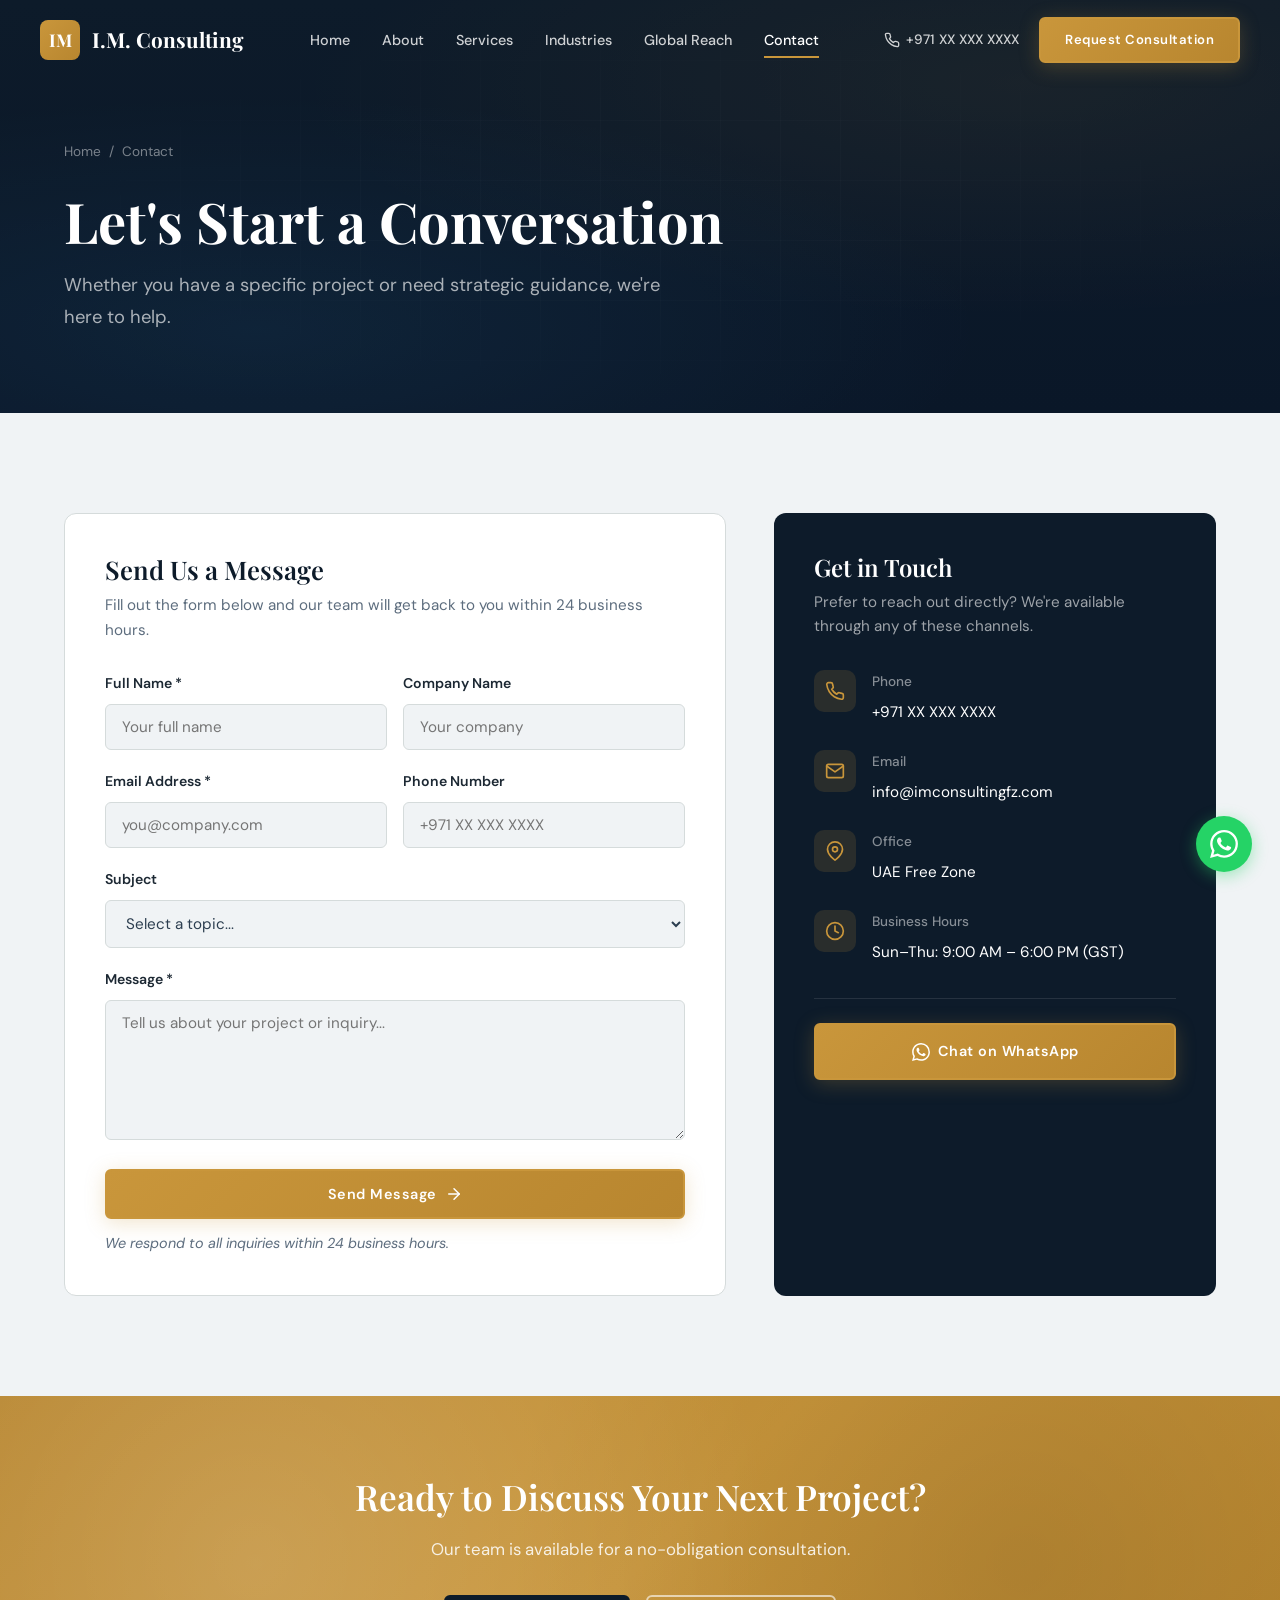
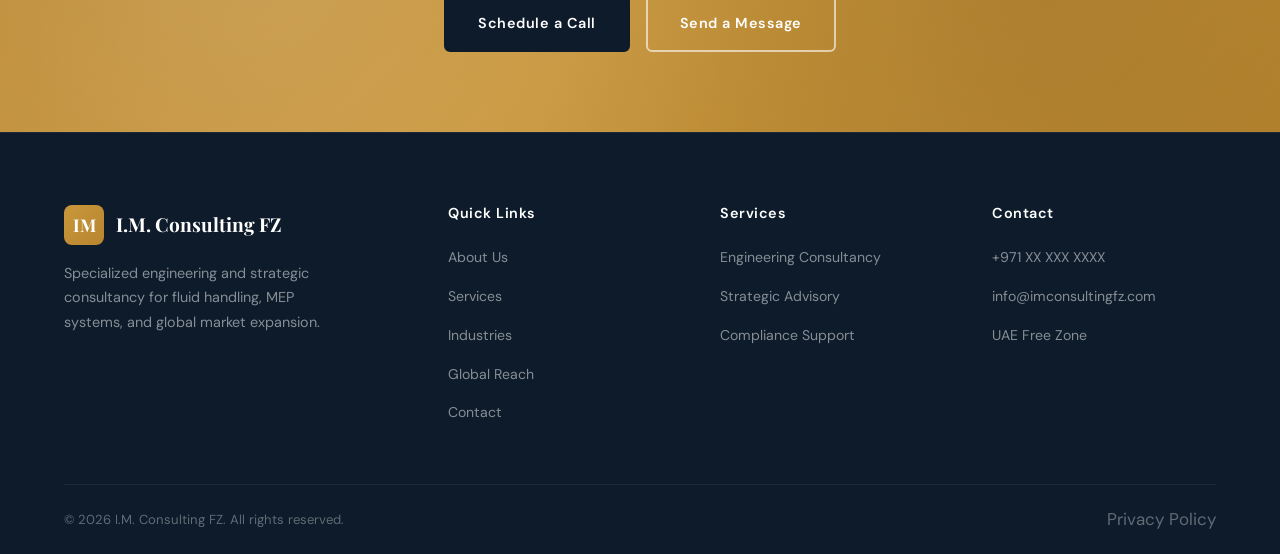
<file: contact.html>
<!DOCTYPE html>
<html lang="en">
<head>
  <meta charset="UTF-8">
  <meta name="viewport" content="width=device-width, initial-scale=1.0">
  <title>Contact — I.M. Consulting FZ</title>
  <meta name="description" content="I.M. Consulting FZ — Specialized engineering and strategic consultancy for fluid handling, MEP systems, and global market expansion.">
  <meta property="og:title" content="Contact — I.M. Consulting FZ">
  <meta property="og:description" content="Specialized consultancy for fluid handling, MEP systems, and market expansion — bridging global manufacturers with local opportunities.">
  <meta property="og:type" content="website">
  <link rel="stylesheet" href="css/styles.css">
</head>
<body>
  
  <nav class="navbar">
    <div class="navbar-inner">
      <a href="index.html" class="nav-logo">
        <span class="logo-mark">IM</span>
        I.M. Consulting
      </a>
      <div class="nav-links">
        <a href="index.html" >Home</a>
            <a href="about.html" >About</a>
            <a href="services.html" >Services</a>
            <a href="industries.html" >Industries</a>
            <a href="global-reach.html" >Global Reach</a>
            <a href="contact.html" class="active">Contact</a>
      </div>
      <div class="nav-right">
        <a href="tel:+971000000000" class="nav-phone"><svg xmlns="http://www.w3.org/2000/svg" viewBox="0 0 24 24" fill="none" stroke="currentColor" stroke-width="2" stroke-linecap="round" stroke-linejoin="round"><path d="M22 16.92v3a2 2 0 0 1-2.18 2 19.79 19.79 0 0 1-8.63-3.07 19.5 19.5 0 0 1-6-6 19.79 19.79 0 0 1-3.07-8.67A2 2 0 0 1 4.11 2h3a2 2 0 0 1 2 1.72 12.84 12.84 0 0 0 .7 2.81 2 2 0 0 1-.45 2.11L8.09 9.91a16 16 0 0 0 6 6l1.27-1.27a2 2 0 0 1 2.11-.45 12.84 12.84 0 0 0 2.81.7A2 2 0 0 1 22 16.92z"/></svg> +971 XX XXX XXXX</a>
        <a href="contact.html" class="btn btn-gold nav-cta">Request Consultation</a>
        <button class="menu-toggle" aria-label="Toggle menu">
          <span></span><span></span><span></span>
        </button>
      </div>
    </div>
  </nav>
  <div class="mobile-menu">
    <a href="index.html">Home</a>
        <a href="about.html">About</a>
        <a href="services.html">Services</a>
        <a href="industries.html">Industries</a>
        <a href="global-reach.html">Global Reach</a>
        <a href="contact.html">Contact</a>
    <a href="contact.html" class="btn btn-gold">Request Consultation</a>
  </div>
  
  <section class="page-hero">
    <div class="hero-bg"></div>
    <div class="hero-grid"></div>
    <div class="container">
      <div class="page-hero-content">
        <div class="breadcrumb"><a href="index.html">Home</a> <span>/</span> Contact</div>
        <h1 class="reveal">Let's Start a Conversation</h1>
        <p class="reveal">Whether you have a specific project or need strategic guidance, we're here to help.</p>
      </div>
    </div>
  </section>

  <section class="section">
    <div class="container">
      <div class="contact-grid">
        <div class="contact-form reveal">
          <h3 style="margin-bottom:8px;">Send Us a Message</h3>
          <p style="color:var(--text-light);margin-bottom:28px;font-size:0.95rem;">Fill out the form below and our team will get back to you within 24 business hours.</p>
          <form id="contact-form">
            <div class="form-row">
              <div class="form-group">
                <label for="name">Full Name *</label>
                <input type="text" id="name" name="name" required placeholder="Your full name">
              </div>
              <div class="form-group">
                <label for="company">Company Name</label>
                <input type="text" id="company" name="company" placeholder="Your company">
              </div>
            </div>
            <div class="form-row">
              <div class="form-group">
                <label for="email">Email Address *</label>
                <input type="email" id="email" name="email" required placeholder="you@company.com">
              </div>
              <div class="form-group">
                <label for="phone">Phone Number</label>
                <input type="tel" id="phone" name="phone" placeholder="+971 XX XXX XXXX">
              </div>
            </div>
            <div class="form-group">
              <label for="subject">Subject</label>
              <select id="subject" name="subject">
                <option value="">Select a topic...</option>
                <option value="engineering">Engineering Consultancy</option>
                <option value="strategic">Strategic Advisory</option>
                <option value="compliance">Compliance &amp; Regulatory</option>
                <option value="partnership">Partnership Inquiry</option>
                <option value="other">Other</option>
              </select>
            </div>
            <div class="form-group">
              <label for="message">Message *</label>
              <textarea id="message" name="message" required placeholder="Tell us about your project or inquiry..."></textarea>
            </div>
            <button type="submit" class="btn btn-gold" style="width:100%;justify-content:center;">Send Message <svg xmlns="http://www.w3.org/2000/svg" viewBox="0 0 24 24" fill="none" stroke="currentColor" stroke-width="2" stroke-linecap="round" stroke-linejoin="round"><line x1="5" y1="12" x2="19" y2="12"/><polyline points="12 5 19 12 12 19"/></svg></button>
            <p class="form-response">We respond to all inquiries within 24 business hours.</p>
          </form>
        </div>
        <div class="contact-info-card reveal">
          <h3>Get in Touch</h3>
          <p>Prefer to reach out directly? We're available through any of these channels.</p>
          <div class="contact-item">
            <div class="contact-item-icon"><svg xmlns="http://www.w3.org/2000/svg" viewBox="0 0 24 24" fill="none" stroke="currentColor" stroke-width="2" stroke-linecap="round" stroke-linejoin="round"><path d="M22 16.92v3a2 2 0 0 1-2.18 2 19.79 19.79 0 0 1-8.63-3.07 19.5 19.5 0 0 1-6-6 19.79 19.79 0 0 1-3.07-8.67A2 2 0 0 1 4.11 2h3a2 2 0 0 1 2 1.72 12.84 12.84 0 0 0 .7 2.81 2 2 0 0 1-.45 2.11L8.09 9.91a16 16 0 0 0 6 6l1.27-1.27a2 2 0 0 1 2.11-.45 12.84 12.84 0 0 0 2.81.7A2 2 0 0 1 22 16.92z"/></svg></div>
            <div class="contact-item-text">
              <strong>Phone</strong>
              <a href="tel:+971000000000">+971 XX XXX XXXX</a>
            </div>
          </div>
          <div class="contact-item">
            <div class="contact-item-icon"><svg xmlns="http://www.w3.org/2000/svg" viewBox="0 0 24 24" fill="none" stroke="currentColor" stroke-width="2" stroke-linecap="round" stroke-linejoin="round"><path d="M4 4h16c1.1 0 2 .9 2 2v12c0 1.1-.9 2-2 2H4c-1.1 0-2-.9-2-2V6c0-1.1.9-2 2-2z"/><polyline points="22,6 12,13 2,6"/></svg></div>
            <div class="contact-item-text">
              <strong>Email</strong>
              <a href="mailto:info@imconsultingfz.com">info@imconsultingfz.com</a>
            </div>
          </div>
          <div class="contact-item">
            <div class="contact-item-icon"><svg xmlns="http://www.w3.org/2000/svg" viewBox="0 0 24 24" fill="none" stroke="currentColor" stroke-width="2" stroke-linecap="round" stroke-linejoin="round"><path d="M21 10c0 7-9 13-9 13s-9-6-9-13a9 9 0 0 1 18 0z"/><circle cx="12" cy="10" r="3"/></svg></div>
            <div class="contact-item-text">
              <strong>Office</strong>
              <span>UAE Free Zone</span>
            </div>
          </div>
          <div class="contact-item">
            <div class="contact-item-icon"><svg xmlns="http://www.w3.org/2000/svg" viewBox="0 0 24 24" fill="none" stroke="currentColor" stroke-width="2" stroke-linecap="round" stroke-linejoin="round"><circle cx="12" cy="12" r="10"/><polyline points="12 6 12 12 16 14"/></svg></div>
            <div class="contact-item-text">
              <strong>Business Hours</strong>
              <span>Sun–Thu: 9:00 AM – 6:00 PM (GST)</span>
            </div>
          </div>
          <div style="margin-top:32px;padding-top:24px;border-top:1px solid rgba(255,255,255,0.1);">
            <a href="https://wa.me/971000000000" target="_blank" rel="noopener" class="btn btn-gold" style="width:100%;justify-content:center;">
              <svg xmlns="http://www.w3.org/2000/svg" viewBox="0 0 24 24" fill="white"><path d="M17.472 14.382c-.297-.149-1.758-.867-2.03-.967-.273-.099-.471-.148-.67.15-.197.297-.767.966-.94 1.164-.173.199-.347.223-.644.075-.297-.15-1.255-.463-2.39-1.475-.883-.788-1.48-1.761-1.653-2.059-.173-.297-.018-.458.13-.606.134-.133.298-.347.446-.52.149-.174.198-.298.298-.497.099-.198.05-.371-.025-.52-.075-.149-.669-1.612-.916-2.207-.242-.579-.487-.5-.669-.51-.173-.008-.371-.01-.57-.01-.198 0-.52.074-.792.372-.272.297-1.04 1.016-1.04 2.479 0 1.462 1.065 2.875 1.213 3.074.149.198 2.096 3.2 5.077 4.487.709.306 1.262.489 1.694.625.712.227 1.36.195 1.871.118.571-.085 1.758-.719 2.006-1.413.248-.694.248-1.289.173-1.413-.074-.124-.272-.198-.57-.347m-5.421 7.403h-.004a9.87 9.87 0 01-5.031-1.378l-.361-.214-3.741.982.998-3.648-.235-.374a9.86 9.86 0 01-1.51-5.26c.001-5.45 4.436-9.884 9.888-9.884 2.64 0 5.122 1.03 6.988 2.898a9.825 9.825 0 012.893 6.994c-.003 5.45-4.437 9.884-9.885 9.884m8.413-18.297A11.815 11.815 0 0012.05 0C5.495 0 .16 5.335.157 11.892c0 2.096.547 4.142 1.588 5.945L.057 24l6.305-1.654a11.882 11.882 0 005.683 1.448h.005c6.554 0 11.89-5.335 11.893-11.893a11.821 11.821 0 00-3.48-8.413z"/></svg> Chat on WhatsApp
            </a>
          </div>
        </div>
      </div>
    </div>
  </section>

  
  <section class="cta-banner">
    <div class="container">
      <div class="cta-inner reveal">
        <h2>Ready to Discuss Your Next Project?</h2>
        <p>Our team is available for a no-obligation consultation.</p>
        <div class="btn-group">
          <a href="contact.html" class="btn btn-dark">Schedule a Call</a>
          <a href="contact.html" class="btn btn-outline">Send a Message</a>
        </div>
      </div>
    </div>
  </section>

  
  <footer class="footer">
    <div class="container">
      <div class="footer-grid">
        <div class="footer-brand">
          <a href="index.html" class="nav-logo" style="color:white;font-size:1.2rem;">
            <span class="logo-mark">IM</span>
            I.M. Consulting FZ
          </a>
          <p>Specialized engineering and strategic consultancy for fluid handling, MEP systems, and global market expansion.</p>
        </div>
        <div class="footer-col">
          <h4>Quick Links</h4>
          <ul>
            <li><a href="about.html">About Us</a></li>
            <li><a href="services.html">Services</a></li>
            <li><a href="industries.html">Industries</a></li>
            <li><a href="global-reach.html">Global Reach</a></li>
            <li><a href="contact.html">Contact</a></li>
          </ul>
        </div>
        <div class="footer-col">
          <h4>Services</h4>
          <ul>
            <li><a href="services.html">Engineering Consultancy</a></li>
            <li><a href="services.html">Strategic Advisory</a></li>
            <li><a href="services.html">Compliance Support</a></li>
          </ul>
        </div>
        <div class="footer-col">
          <h4>Contact</h4>
          <ul>
            <li><a href="tel:+971000000000">+971 XX XXX XXXX</a></li>
            <li><a href="mailto:info@imconsultingfz.com">info@imconsultingfz.com</a></li>
            <li><a href="#">UAE Free Zone</a></li>
          </ul>
        </div>
      </div>
      <div class="footer-bottom">
        <p>&copy; 2026 I.M. Consulting FZ. All rights reserved.</p>
        <a href="#">Privacy Policy</a>
      </div>
    </div>
  </footer>
  <a href="https://wa.me/971000000000" target="_blank" rel="noopener" class="whatsapp-float" aria-label="Chat on WhatsApp"><svg xmlns="http://www.w3.org/2000/svg" viewBox="0 0 24 24" fill="white"><path d="M17.472 14.382c-.297-.149-1.758-.867-2.03-.967-.273-.099-.471-.148-.67.15-.197.297-.767.966-.94 1.164-.173.199-.347.223-.644.075-.297-.15-1.255-.463-2.39-1.475-.883-.788-1.48-1.761-1.653-2.059-.173-.297-.018-.458.13-.606.134-.133.298-.347.446-.52.149-.174.198-.298.298-.497.099-.198.05-.371-.025-.52-.075-.149-.669-1.612-.916-2.207-.242-.579-.487-.5-.669-.51-.173-.008-.371-.01-.57-.01-.198 0-.52.074-.792.372-.272.297-1.04 1.016-1.04 2.479 0 1.462 1.065 2.875 1.213 3.074.149.198 2.096 3.2 5.077 4.487.709.306 1.262.489 1.694.625.712.227 1.36.195 1.871.118.571-.085 1.758-.719 2.006-1.413.248-.694.248-1.289.173-1.413-.074-.124-.272-.198-.57-.347m-5.421 7.403h-.004a9.87 9.87 0 01-5.031-1.378l-.361-.214-3.741.982.998-3.648-.235-.374a9.86 9.86 0 01-1.51-5.26c.001-5.45 4.436-9.884 9.888-9.884 2.64 0 5.122 1.03 6.988 2.898a9.825 9.825 0 012.893 6.994c-.003 5.45-4.437 9.884-9.885 9.884m8.413-18.297A11.815 11.815 0 0012.05 0C5.495 0 .16 5.335.157 11.892c0 2.096.547 4.142 1.588 5.945L.057 24l6.305-1.654a11.882 11.882 0 005.683 1.448h.005c6.554 0 11.89-5.335 11.893-11.893a11.821 11.821 0 00-3.48-8.413z"/></svg></a>
  <script src="js/main.js"></script>
</body>
</html>
</file>
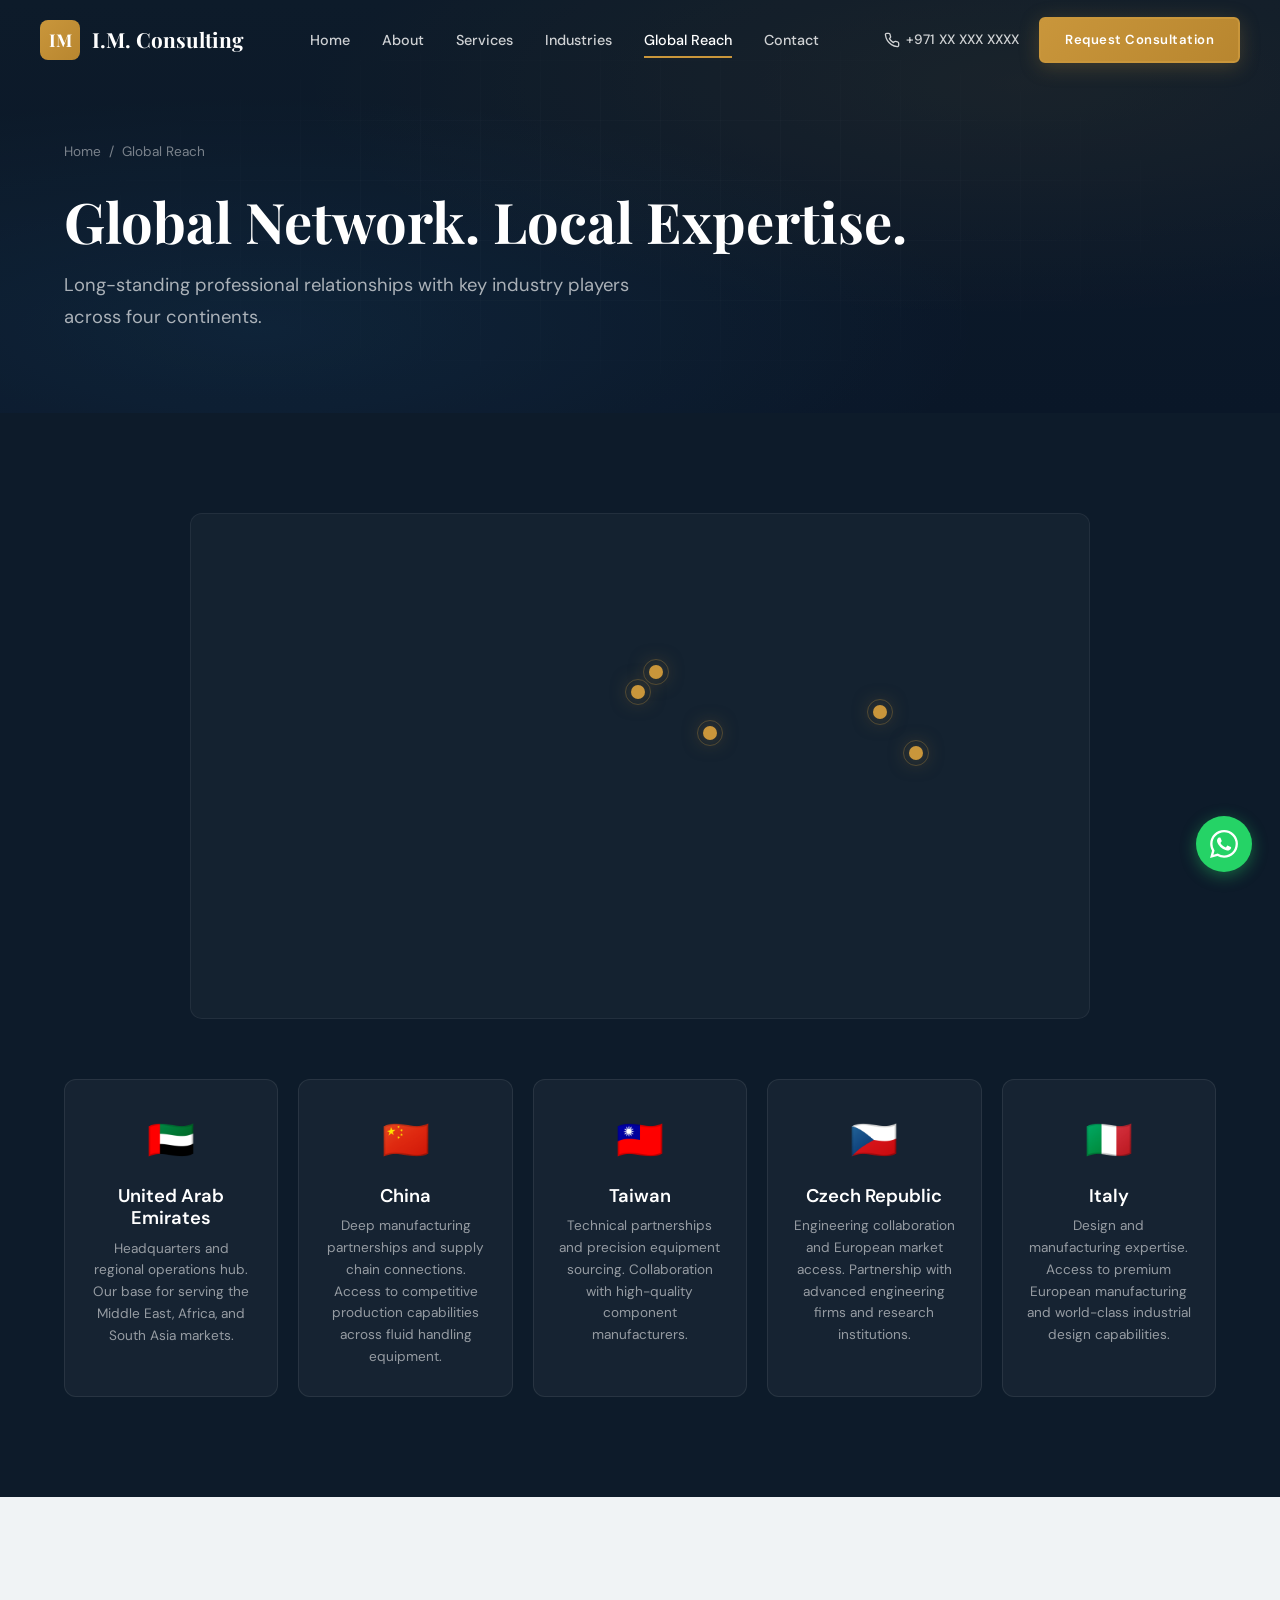
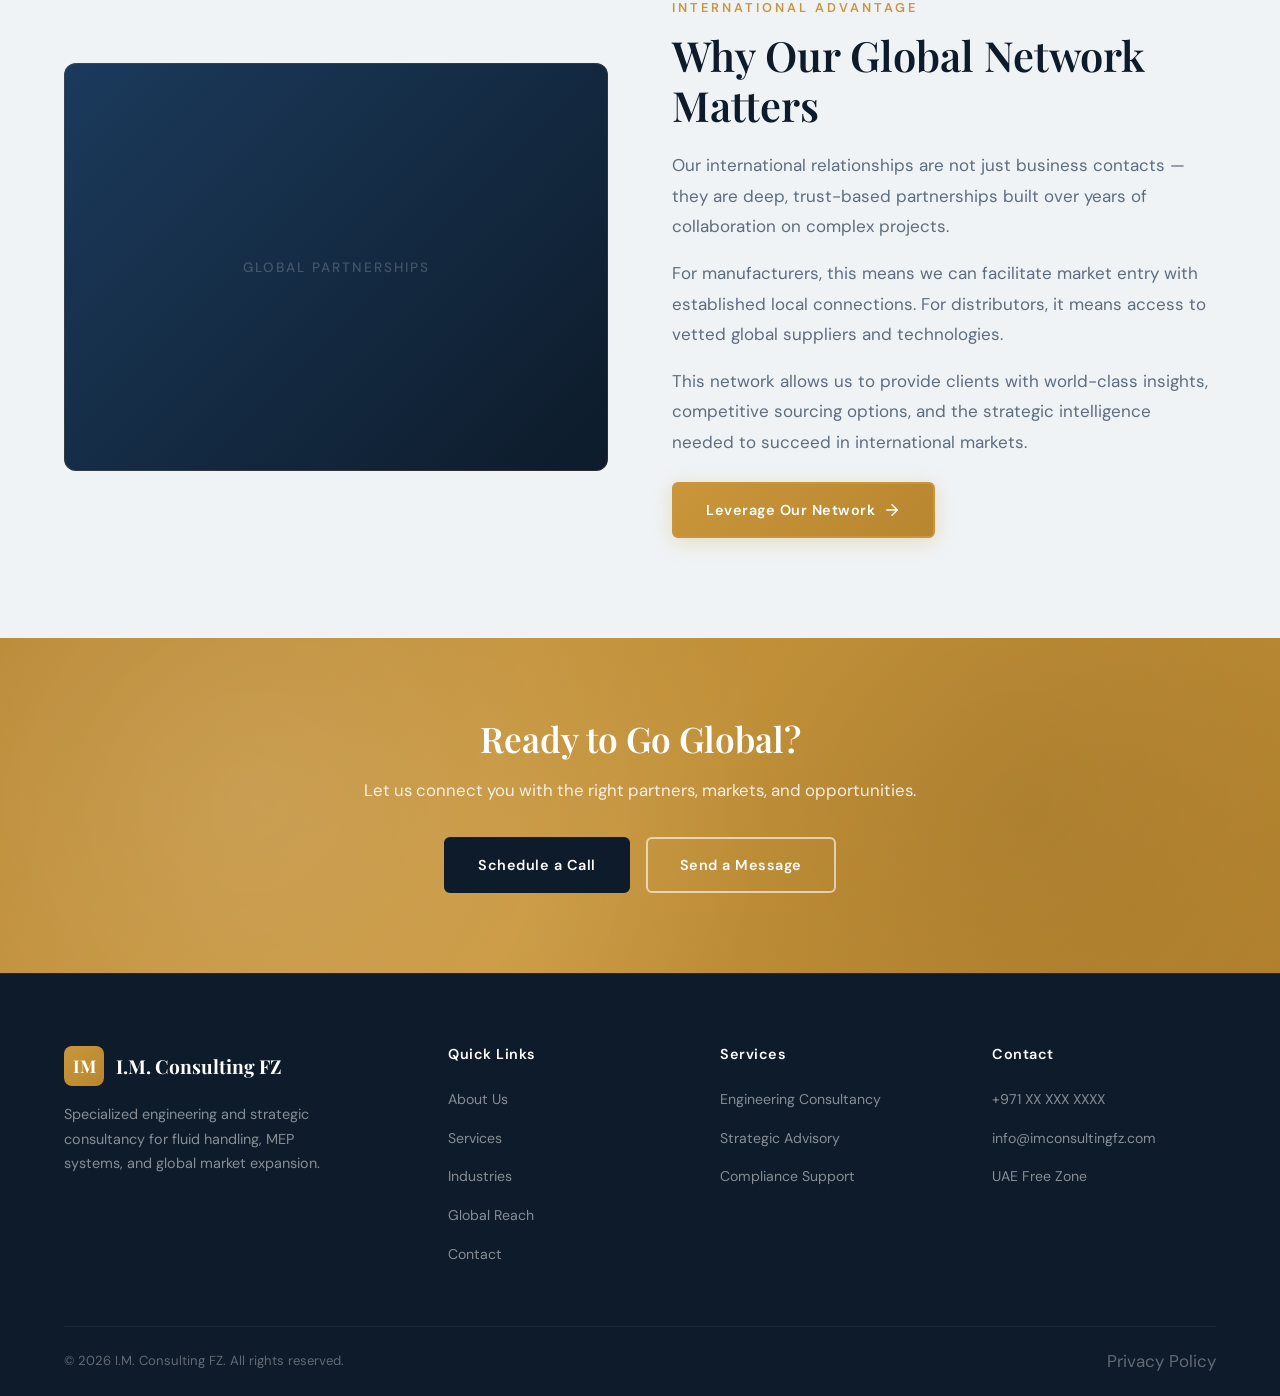
<file: global-reach.html>
<!DOCTYPE html>
<html lang="en">
<head>
  <meta charset="UTF-8">
  <meta name="viewport" content="width=device-width, initial-scale=1.0">
  <title>Global Reach — I.M. Consulting FZ</title>
  <meta name="description" content="I.M. Consulting FZ — Specialized engineering and strategic consultancy for fluid handling, MEP systems, and global market expansion.">
  <meta property="og:title" content="Global Reach — I.M. Consulting FZ">
  <meta property="og:description" content="Specialized consultancy for fluid handling, MEP systems, and market expansion — bridging global manufacturers with local opportunities.">
  <meta property="og:type" content="website">
  <link rel="stylesheet" href="css/styles.css">
</head>
<body>
  
  <nav class="navbar">
    <div class="navbar-inner">
      <a href="index.html" class="nav-logo">
        <span class="logo-mark">IM</span>
        I.M. Consulting
      </a>
      <div class="nav-links">
        <a href="index.html" >Home</a>
            <a href="about.html" >About</a>
            <a href="services.html" >Services</a>
            <a href="industries.html" >Industries</a>
            <a href="global-reach.html" class="active">Global Reach</a>
            <a href="contact.html" >Contact</a>
      </div>
      <div class="nav-right">
        <a href="tel:+971000000000" class="nav-phone"><svg xmlns="http://www.w3.org/2000/svg" viewBox="0 0 24 24" fill="none" stroke="currentColor" stroke-width="2" stroke-linecap="round" stroke-linejoin="round"><path d="M22 16.92v3a2 2 0 0 1-2.18 2 19.79 19.79 0 0 1-8.63-3.07 19.5 19.5 0 0 1-6-6 19.79 19.79 0 0 1-3.07-8.67A2 2 0 0 1 4.11 2h3a2 2 0 0 1 2 1.72 12.84 12.84 0 0 0 .7 2.81 2 2 0 0 1-.45 2.11L8.09 9.91a16 16 0 0 0 6 6l1.27-1.27a2 2 0 0 1 2.11-.45 12.84 12.84 0 0 0 2.81.7A2 2 0 0 1 22 16.92z"/></svg> +971 XX XXX XXXX</a>
        <a href="contact.html" class="btn btn-gold nav-cta">Request Consultation</a>
        <button class="menu-toggle" aria-label="Toggle menu">
          <span></span><span></span><span></span>
        </button>
      </div>
    </div>
  </nav>
  <div class="mobile-menu">
    <a href="index.html">Home</a>
        <a href="about.html">About</a>
        <a href="services.html">Services</a>
        <a href="industries.html">Industries</a>
        <a href="global-reach.html">Global Reach</a>
        <a href="contact.html">Contact</a>
    <a href="contact.html" class="btn btn-gold">Request Consultation</a>
  </div>
  
  <section class="page-hero">
    <div class="hero-bg"></div>
    <div class="hero-grid"></div>
    <div class="container">
      <div class="page-hero-content">
        <div class="breadcrumb"><a href="index.html">Home</a> <span>/</span> Global Reach</div>
        <h1 class="reveal">Global Network. Local Expertise.</h1>
        <p class="reveal">Long-standing professional relationships with key industry players across four continents.</p>
      </div>
    </div>
  </section>

  <section class="section section-dark global-section">
    <div class="container">
      <div class="map-container reveal">
        <div class="map-visual">
          <div class="map-dot dot-uae"><span class="tooltip">UAE — Headquarters</span></div>
          <div class="map-dot dot-china"><span class="tooltip">China — Manufacturing Partnerships</span></div>
          <div class="map-dot dot-taiwan"><span class="tooltip">Taiwan — Technical Partners</span></div>
          <div class="map-dot dot-czech"><span class="tooltip">Czech Republic — Engineering Collaboration</span></div>
          <div class="map-dot dot-italy"><span class="tooltip">Italy — Design &amp; Manufacturing</span></div>
        </div>
      </div>
      <div class="countries-grid stagger-children">
        <div class="country-card reveal">
          <div class="country-flag">🇦🇪</div>
          <h4>United Arab Emirates</h4>
          <p>Headquarters and regional operations hub. Our base for serving the Middle East, Africa, and South Asia markets.</p>
        </div>
        <div class="country-card reveal">
          <div class="country-flag">🇨🇳</div>
          <h4>China</h4>
          <p>Deep manufacturing partnerships and supply chain connections. Access to competitive production capabilities across fluid handling equipment.</p>
        </div>
        <div class="country-card reveal">
          <div class="country-flag">🇹🇼</div>
          <h4>Taiwan</h4>
          <p>Technical partnerships and precision equipment sourcing. Collaboration with high-quality component manufacturers.</p>
        </div>
        <div class="country-card reveal">
          <div class="country-flag">🇨🇿</div>
          <h4>Czech Republic</h4>
          <p>Engineering collaboration and European market access. Partnership with advanced engineering firms and research institutions.</p>
        </div>
        <div class="country-card reveal">
          <div class="country-flag">🇮🇹</div>
          <h4>Italy</h4>
          <p>Design and manufacturing expertise. Access to premium European manufacturing and world-class industrial design capabilities.</p>
        </div>
      </div>
    </div>
  </section>

  <section class="section">
    <div class="container">
      <div class="feature-split">
        <div class="feature-image reveal">
          <div class="feature-image-placeholder">Global Partnerships</div>
        </div>
        <div class="feature-content">
          <span class="section-label reveal">International Advantage</span>
          <h2 class="reveal">Why Our Global Network Matters</h2>
          <p class="reveal" style="color:var(--text-light);line-height:1.8;margin-bottom:16px;">Our international relationships are not just business contacts — they are deep, trust-based partnerships built over years of collaboration on complex projects.</p>
          <p class="reveal" style="color:var(--text-light);line-height:1.8;margin-bottom:16px;">For manufacturers, this means we can facilitate market entry with established local connections. For distributors, it means access to vetted global suppliers and technologies.</p>
          <p class="reveal" style="color:var(--text-light);line-height:1.8;margin-bottom:24px;">This network allows us to provide clients with world-class insights, competitive sourcing options, and the strategic intelligence needed to succeed in international markets.</p>
          <a href="contact.html" class="btn btn-gold reveal">Leverage Our Network <svg xmlns="http://www.w3.org/2000/svg" viewBox="0 0 24 24" fill="none" stroke="currentColor" stroke-width="2" stroke-linecap="round" stroke-linejoin="round"><line x1="5" y1="12" x2="19" y2="12"/><polyline points="12 5 19 12 12 19"/></svg></a>
        </div>
      </div>
    </div>
  </section>

  
  <section class="cta-banner">
    <div class="container">
      <div class="cta-inner reveal">
        <h2>Ready to Go Global?</h2>
        <p>Let us connect you with the right partners, markets, and opportunities.</p>
        <div class="btn-group">
          <a href="contact.html" class="btn btn-dark">Schedule a Call</a>
          <a href="contact.html" class="btn btn-outline">Send a Message</a>
        </div>
      </div>
    </div>
  </section>

  
  <footer class="footer">
    <div class="container">
      <div class="footer-grid">
        <div class="footer-brand">
          <a href="index.html" class="nav-logo" style="color:white;font-size:1.2rem;">
            <span class="logo-mark">IM</span>
            I.M. Consulting FZ
          </a>
          <p>Specialized engineering and strategic consultancy for fluid handling, MEP systems, and global market expansion.</p>
        </div>
        <div class="footer-col">
          <h4>Quick Links</h4>
          <ul>
            <li><a href="about.html">About Us</a></li>
            <li><a href="services.html">Services</a></li>
            <li><a href="industries.html">Industries</a></li>
            <li><a href="global-reach.html">Global Reach</a></li>
            <li><a href="contact.html">Contact</a></li>
          </ul>
        </div>
        <div class="footer-col">
          <h4>Services</h4>
          <ul>
            <li><a href="services.html">Engineering Consultancy</a></li>
            <li><a href="services.html">Strategic Advisory</a></li>
            <li><a href="services.html">Compliance Support</a></li>
          </ul>
        </div>
        <div class="footer-col">
          <h4>Contact</h4>
          <ul>
            <li><a href="tel:+971000000000">+971 XX XXX XXXX</a></li>
            <li><a href="mailto:info@imconsultingfz.com">info@imconsultingfz.com</a></li>
            <li><a href="#">UAE Free Zone</a></li>
          </ul>
        </div>
      </div>
      <div class="footer-bottom">
        <p>&copy; 2026 I.M. Consulting FZ. All rights reserved.</p>
        <a href="#">Privacy Policy</a>
      </div>
    </div>
  </footer>
  <a href="https://wa.me/971000000000" target="_blank" rel="noopener" class="whatsapp-float" aria-label="Chat on WhatsApp"><svg xmlns="http://www.w3.org/2000/svg" viewBox="0 0 24 24" fill="white"><path d="M17.472 14.382c-.297-.149-1.758-.867-2.03-.967-.273-.099-.471-.148-.67.15-.197.297-.767.966-.94 1.164-.173.199-.347.223-.644.075-.297-.15-1.255-.463-2.39-1.475-.883-.788-1.48-1.761-1.653-2.059-.173-.297-.018-.458.13-.606.134-.133.298-.347.446-.52.149-.174.198-.298.298-.497.099-.198.05-.371-.025-.52-.075-.149-.669-1.612-.916-2.207-.242-.579-.487-.5-.669-.51-.173-.008-.371-.01-.57-.01-.198 0-.52.074-.792.372-.272.297-1.04 1.016-1.04 2.479 0 1.462 1.065 2.875 1.213 3.074.149.198 2.096 3.2 5.077 4.487.709.306 1.262.489 1.694.625.712.227 1.36.195 1.871.118.571-.085 1.758-.719 2.006-1.413.248-.694.248-1.289.173-1.413-.074-.124-.272-.198-.57-.347m-5.421 7.403h-.004a9.87 9.87 0 01-5.031-1.378l-.361-.214-3.741.982.998-3.648-.235-.374a9.86 9.86 0 01-1.51-5.26c.001-5.45 4.436-9.884 9.888-9.884 2.64 0 5.122 1.03 6.988 2.898a9.825 9.825 0 012.893 6.994c-.003 5.45-4.437 9.884-9.885 9.884m8.413-18.297A11.815 11.815 0 0012.05 0C5.495 0 .16 5.335.157 11.892c0 2.096.547 4.142 1.588 5.945L.057 24l6.305-1.654a11.882 11.882 0 005.683 1.448h.005c6.554 0 11.89-5.335 11.893-11.893a11.821 11.821 0 00-3.48-8.413z"/></svg></a>
  <script src="js/main.js"></script>
</body>
</html>
</file>
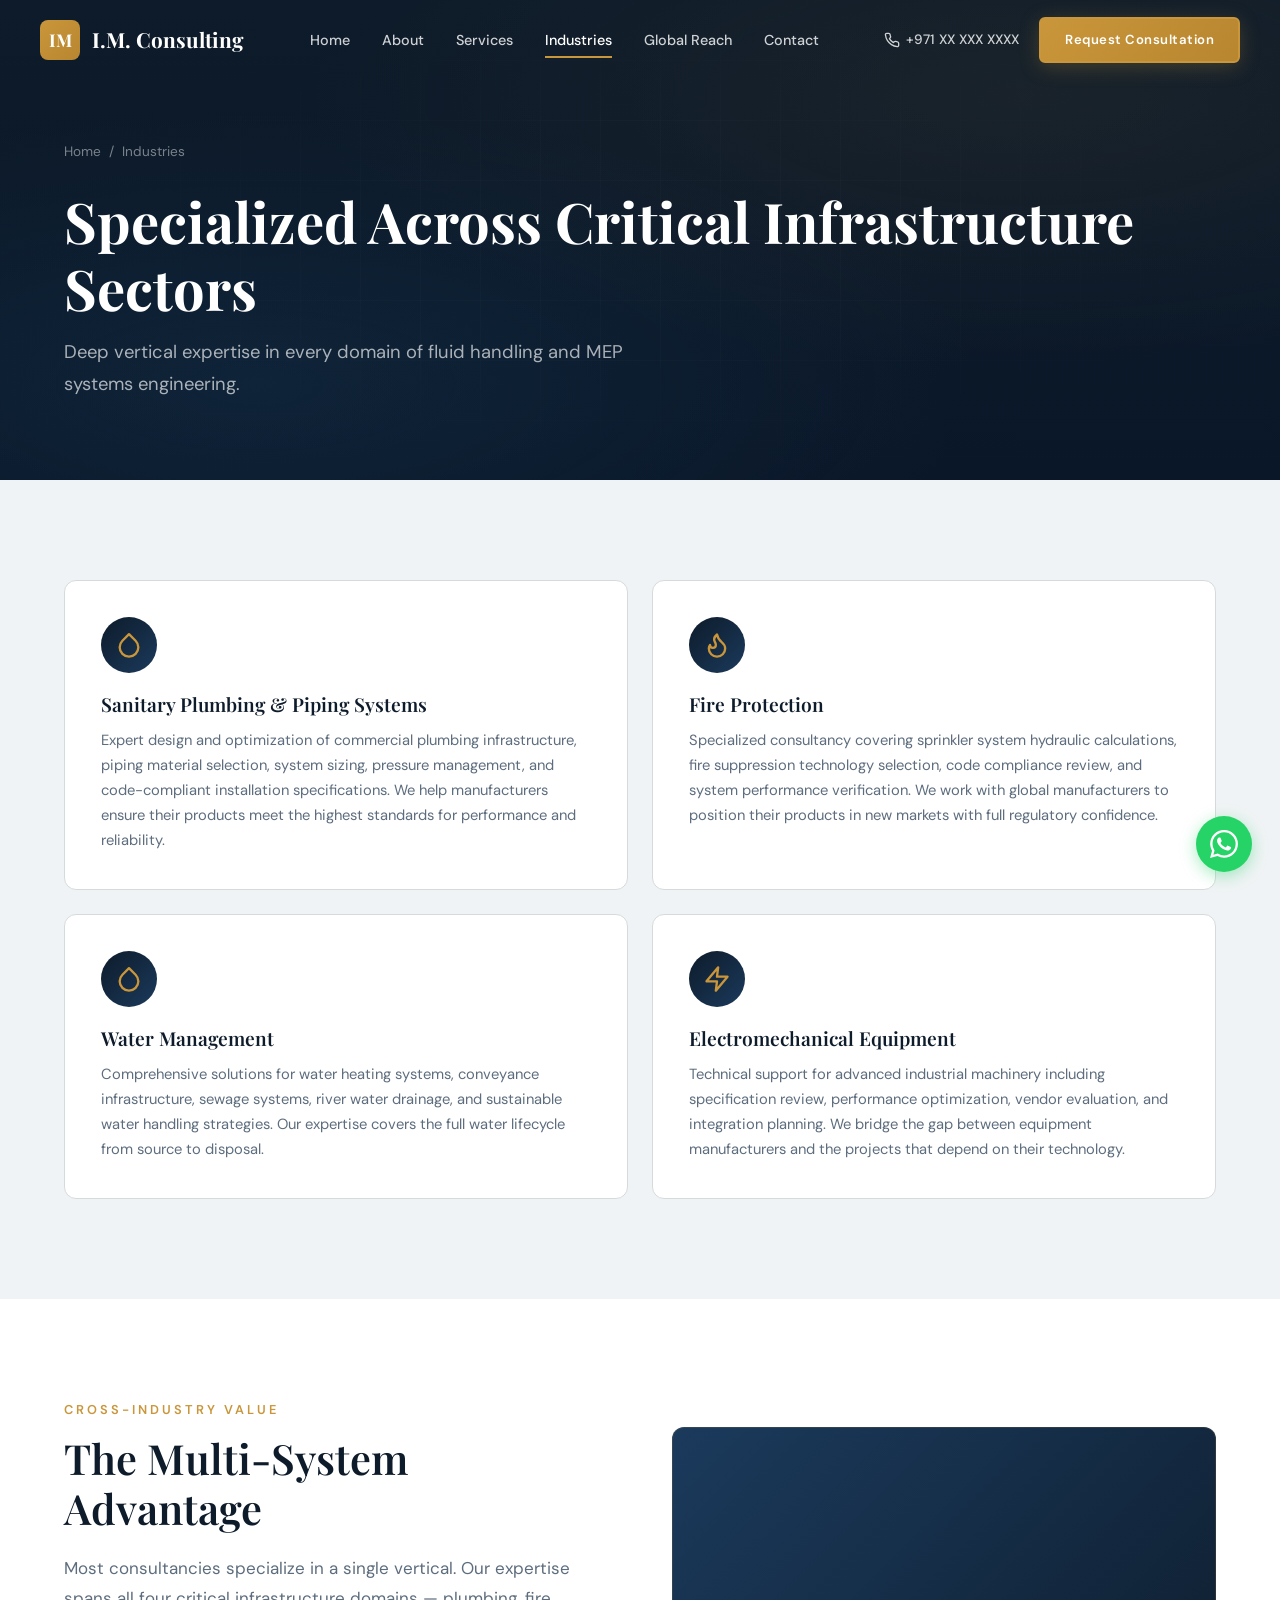
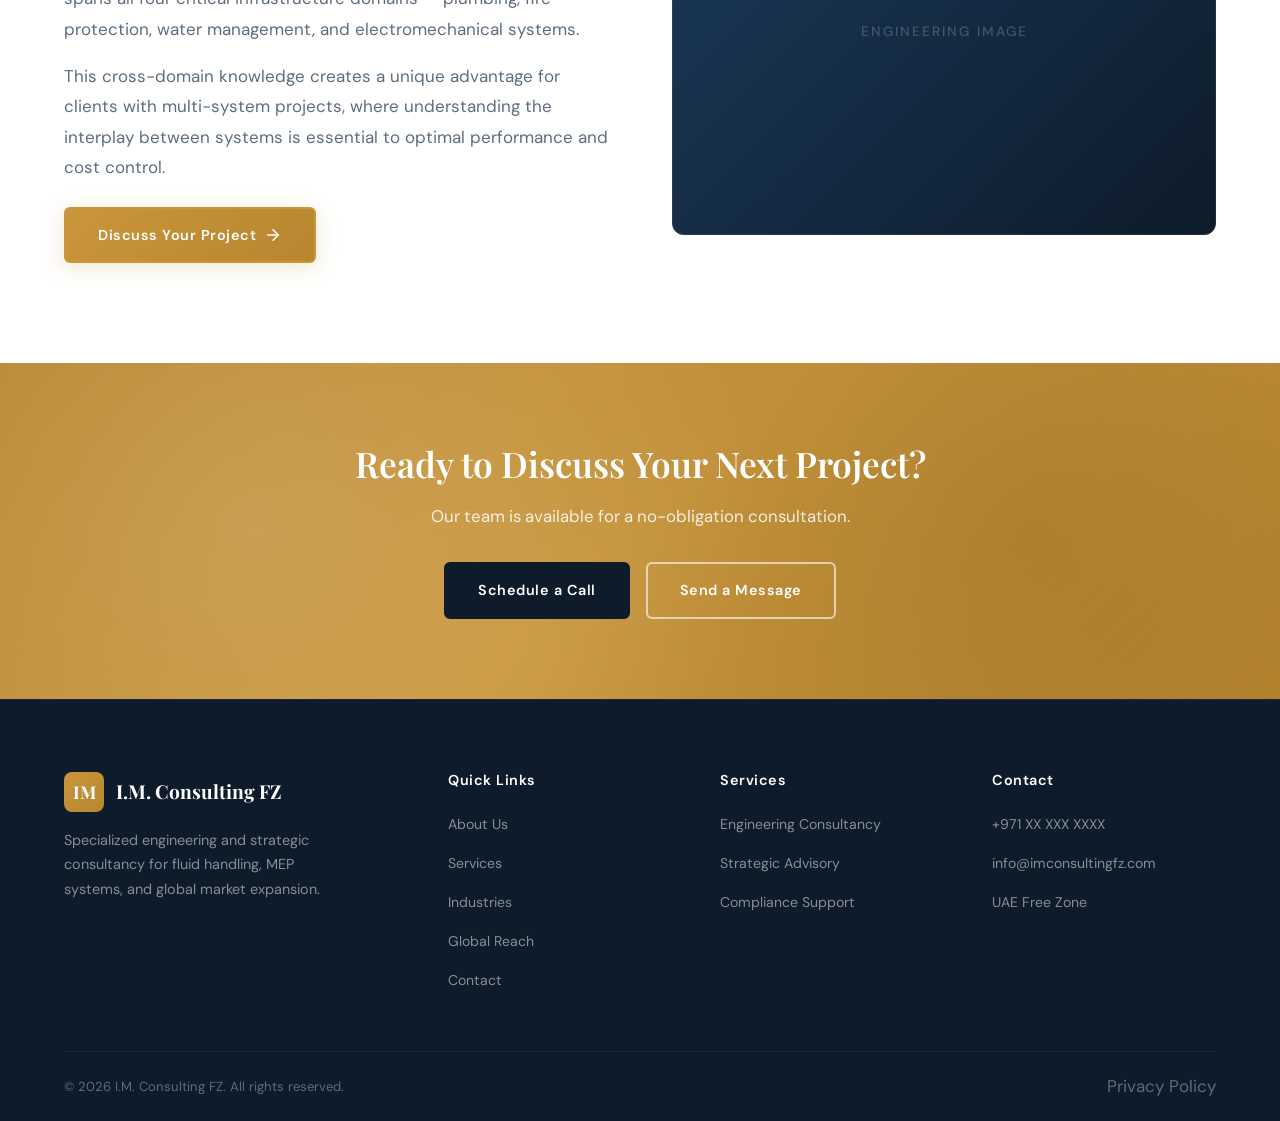
<file: industries.html>
<!DOCTYPE html>
<html lang="en">
<head>
  <meta charset="UTF-8">
  <meta name="viewport" content="width=device-width, initial-scale=1.0">
  <title>Industries — I.M. Consulting FZ</title>
  <meta name="description" content="I.M. Consulting FZ — Specialized engineering and strategic consultancy for fluid handling, MEP systems, and global market expansion.">
  <meta property="og:title" content="Industries — I.M. Consulting FZ">
  <meta property="og:description" content="Specialized consultancy for fluid handling, MEP systems, and market expansion — bridging global manufacturers with local opportunities.">
  <meta property="og:type" content="website">
  <link rel="stylesheet" href="css/styles.css">
</head>
<body>
  
  <nav class="navbar">
    <div class="navbar-inner">
      <a href="index.html" class="nav-logo">
        <span class="logo-mark">IM</span>
        I.M. Consulting
      </a>
      <div class="nav-links">
        <a href="index.html" >Home</a>
            <a href="about.html" >About</a>
            <a href="services.html" >Services</a>
            <a href="industries.html" class="active">Industries</a>
            <a href="global-reach.html" >Global Reach</a>
            <a href="contact.html" >Contact</a>
      </div>
      <div class="nav-right">
        <a href="tel:+971000000000" class="nav-phone"><svg xmlns="http://www.w3.org/2000/svg" viewBox="0 0 24 24" fill="none" stroke="currentColor" stroke-width="2" stroke-linecap="round" stroke-linejoin="round"><path d="M22 16.92v3a2 2 0 0 1-2.18 2 19.79 19.79 0 0 1-8.63-3.07 19.5 19.5 0 0 1-6-6 19.79 19.79 0 0 1-3.07-8.67A2 2 0 0 1 4.11 2h3a2 2 0 0 1 2 1.72 12.84 12.84 0 0 0 .7 2.81 2 2 0 0 1-.45 2.11L8.09 9.91a16 16 0 0 0 6 6l1.27-1.27a2 2 0 0 1 2.11-.45 12.84 12.84 0 0 0 2.81.7A2 2 0 0 1 22 16.92z"/></svg> +971 XX XXX XXXX</a>
        <a href="contact.html" class="btn btn-gold nav-cta">Request Consultation</a>
        <button class="menu-toggle" aria-label="Toggle menu">
          <span></span><span></span><span></span>
        </button>
      </div>
    </div>
  </nav>
  <div class="mobile-menu">
    <a href="index.html">Home</a>
        <a href="about.html">About</a>
        <a href="services.html">Services</a>
        <a href="industries.html">Industries</a>
        <a href="global-reach.html">Global Reach</a>
        <a href="contact.html">Contact</a>
    <a href="contact.html" class="btn btn-gold">Request Consultation</a>
  </div>
  
  <section class="page-hero">
    <div class="hero-bg"></div>
    <div class="hero-grid"></div>
    <div class="container">
      <div class="page-hero-content">
        <div class="breadcrumb"><a href="index.html">Home</a> <span>/</span> Industries</div>
        <h1 class="reveal">Specialized Across Critical Infrastructure Sectors</h1>
        <p class="reveal">Deep vertical expertise in every domain of fluid handling and MEP systems engineering.</p>
      </div>
    </div>
  </section>

  <section class="section">
    <div class="container">
      <div class="industry-detail stagger-children">
        <div class="industry-detail-card reveal">
          <div class="industry-icon"><svg xmlns="http://www.w3.org/2000/svg" viewBox="0 0 24 24" fill="none" stroke="currentColor" stroke-width="2" stroke-linecap="round" stroke-linejoin="round"><path d="M12 2.69l5.66 5.66a8 8 0 1 1-11.31 0z"/></svg></div>
          <h3>Sanitary Plumbing &amp; Piping Systems</h3>
          <p>Expert design and optimization of commercial plumbing infrastructure, piping material selection, system sizing, pressure management, and code-compliant installation specifications. We help manufacturers ensure their products meet the highest standards for performance and reliability.</p>
        </div>
        <div class="industry-detail-card reveal">
          <div class="industry-icon"><svg xmlns="http://www.w3.org/2000/svg" viewBox="0 0 24 24" fill="none" stroke="currentColor" stroke-width="2" stroke-linecap="round" stroke-linejoin="round"><path d="M8.5 14.5A2.5 2.5 0 0 0 11 12c0-1.38-.5-2-1-3-1.072-2.143-.224-4.054 2-6 .5 2.5 2 4.9 4 6.5 2 1.6 3 3.5 3 5.5a7 7 0 1 1-14 0c0-1.153.433-2.294 1-3a2.5 2.5 0 0 0 2.5 2.5z"/></svg></div>
          <h3>Fire Protection</h3>
          <p>Specialized consultancy covering sprinkler system hydraulic calculations, fire suppression technology selection, code compliance review, and system performance verification. We work with global manufacturers to position their products in new markets with full regulatory confidence.</p>
        </div>
        <div class="industry-detail-card reveal">
          <div class="industry-icon"><svg xmlns="http://www.w3.org/2000/svg" viewBox="0 0 24 24" fill="none" stroke="currentColor" stroke-width="2" stroke-linecap="round" stroke-linejoin="round"><path d="M12 2.69l5.66 5.66a8 8 0 1 1-11.31 0z"/></svg></div>
          <h3>Water Management</h3>
          <p>Comprehensive solutions for water heating systems, conveyance infrastructure, sewage systems, river water drainage, and sustainable water handling strategies. Our expertise covers the full water lifecycle from source to disposal.</p>
        </div>
        <div class="industry-detail-card reveal">
          <div class="industry-icon"><svg xmlns="http://www.w3.org/2000/svg" viewBox="0 0 24 24" fill="none" stroke="currentColor" stroke-width="2" stroke-linecap="round" stroke-linejoin="round"><polygon points="13 2 3 14 12 14 11 22 21 10 12 10 13 2"/></svg></div>
          <h3>Electromechanical Equipment</h3>
          <p>Technical support for advanced industrial machinery including specification review, performance optimization, vendor evaluation, and integration planning. We bridge the gap between equipment manufacturers and the projects that depend on their technology.</p>
        </div>
      </div>
    </div>
  </section>

  <section class="section section-alt">
    <div class="container">
      <div class="feature-split">
        <div class="feature-content">
          <span class="section-label reveal">Cross-Industry Value</span>
          <h2 class="reveal">The Multi-System Advantage</h2>
          <p class="reveal" style="color:var(--text-light);line-height:1.8;margin-bottom:16px;">Most consultancies specialize in a single vertical. Our expertise spans all four critical infrastructure domains — plumbing, fire protection, water management, and electromechanical systems.</p>
          <p class="reveal" style="color:var(--text-light);line-height:1.8;margin-bottom:24px;">This cross-domain knowledge creates a unique advantage for clients with multi-system projects, where understanding the interplay between systems is essential to optimal performance and cost control.</p>
          <a href="contact.html" class="btn btn-gold reveal">Discuss Your Project <svg xmlns="http://www.w3.org/2000/svg" viewBox="0 0 24 24" fill="none" stroke="currentColor" stroke-width="2" stroke-linecap="round" stroke-linejoin="round"><line x1="5" y1="12" x2="19" y2="12"/><polyline points="12 5 19 12 12 19"/></svg></a>
        </div>
        <div class="feature-image reveal">
          <div class="feature-image-placeholder">Engineering Image</div>
        </div>
      </div>
    </div>
  </section>

  
  <section class="cta-banner">
    <div class="container">
      <div class="cta-inner reveal">
        <h2>Ready to Discuss Your Next Project?</h2>
        <p>Our team is available for a no-obligation consultation.</p>
        <div class="btn-group">
          <a href="contact.html" class="btn btn-dark">Schedule a Call</a>
          <a href="contact.html" class="btn btn-outline">Send a Message</a>
        </div>
      </div>
    </div>
  </section>

  
  <footer class="footer">
    <div class="container">
      <div class="footer-grid">
        <div class="footer-brand">
          <a href="index.html" class="nav-logo" style="color:white;font-size:1.2rem;">
            <span class="logo-mark">IM</span>
            I.M. Consulting FZ
          </a>
          <p>Specialized engineering and strategic consultancy for fluid handling, MEP systems, and global market expansion.</p>
        </div>
        <div class="footer-col">
          <h4>Quick Links</h4>
          <ul>
            <li><a href="about.html">About Us</a></li>
            <li><a href="services.html">Services</a></li>
            <li><a href="industries.html">Industries</a></li>
            <li><a href="global-reach.html">Global Reach</a></li>
            <li><a href="contact.html">Contact</a></li>
          </ul>
        </div>
        <div class="footer-col">
          <h4>Services</h4>
          <ul>
            <li><a href="services.html">Engineering Consultancy</a></li>
            <li><a href="services.html">Strategic Advisory</a></li>
            <li><a href="services.html">Compliance Support</a></li>
          </ul>
        </div>
        <div class="footer-col">
          <h4>Contact</h4>
          <ul>
            <li><a href="tel:+971000000000">+971 XX XXX XXXX</a></li>
            <li><a href="mailto:info@imconsultingfz.com">info@imconsultingfz.com</a></li>
            <li><a href="#">UAE Free Zone</a></li>
          </ul>
        </div>
      </div>
      <div class="footer-bottom">
        <p>&copy; 2026 I.M. Consulting FZ. All rights reserved.</p>
        <a href="#">Privacy Policy</a>
      </div>
    </div>
  </footer>
  <a href="https://wa.me/971000000000" target="_blank" rel="noopener" class="whatsapp-float" aria-label="Chat on WhatsApp"><svg xmlns="http://www.w3.org/2000/svg" viewBox="0 0 24 24" fill="white"><path d="M17.472 14.382c-.297-.149-1.758-.867-2.03-.967-.273-.099-.471-.148-.67.15-.197.297-.767.966-.94 1.164-.173.199-.347.223-.644.075-.297-.15-1.255-.463-2.39-1.475-.883-.788-1.48-1.761-1.653-2.059-.173-.297-.018-.458.13-.606.134-.133.298-.347.446-.52.149-.174.198-.298.298-.497.099-.198.05-.371-.025-.52-.075-.149-.669-1.612-.916-2.207-.242-.579-.487-.5-.669-.51-.173-.008-.371-.01-.57-.01-.198 0-.52.074-.792.372-.272.297-1.04 1.016-1.04 2.479 0 1.462 1.065 2.875 1.213 3.074.149.198 2.096 3.2 5.077 4.487.709.306 1.262.489 1.694.625.712.227 1.36.195 1.871.118.571-.085 1.758-.719 2.006-1.413.248-.694.248-1.289.173-1.413-.074-.124-.272-.198-.57-.347m-5.421 7.403h-.004a9.87 9.87 0 01-5.031-1.378l-.361-.214-3.741.982.998-3.648-.235-.374a9.86 9.86 0 01-1.51-5.26c.001-5.45 4.436-9.884 9.888-9.884 2.64 0 5.122 1.03 6.988 2.898a9.825 9.825 0 012.893 6.994c-.003 5.45-4.437 9.884-9.885 9.884m8.413-18.297A11.815 11.815 0 0012.05 0C5.495 0 .16 5.335.157 11.892c0 2.096.547 4.142 1.588 5.945L.057 24l6.305-1.654a11.882 11.882 0 005.683 1.448h.005c6.554 0 11.89-5.335 11.893-11.893a11.821 11.821 0 00-3.48-8.413z"/></svg></a>
  <script src="js/main.js"></script>
</body>
</html>
</file>
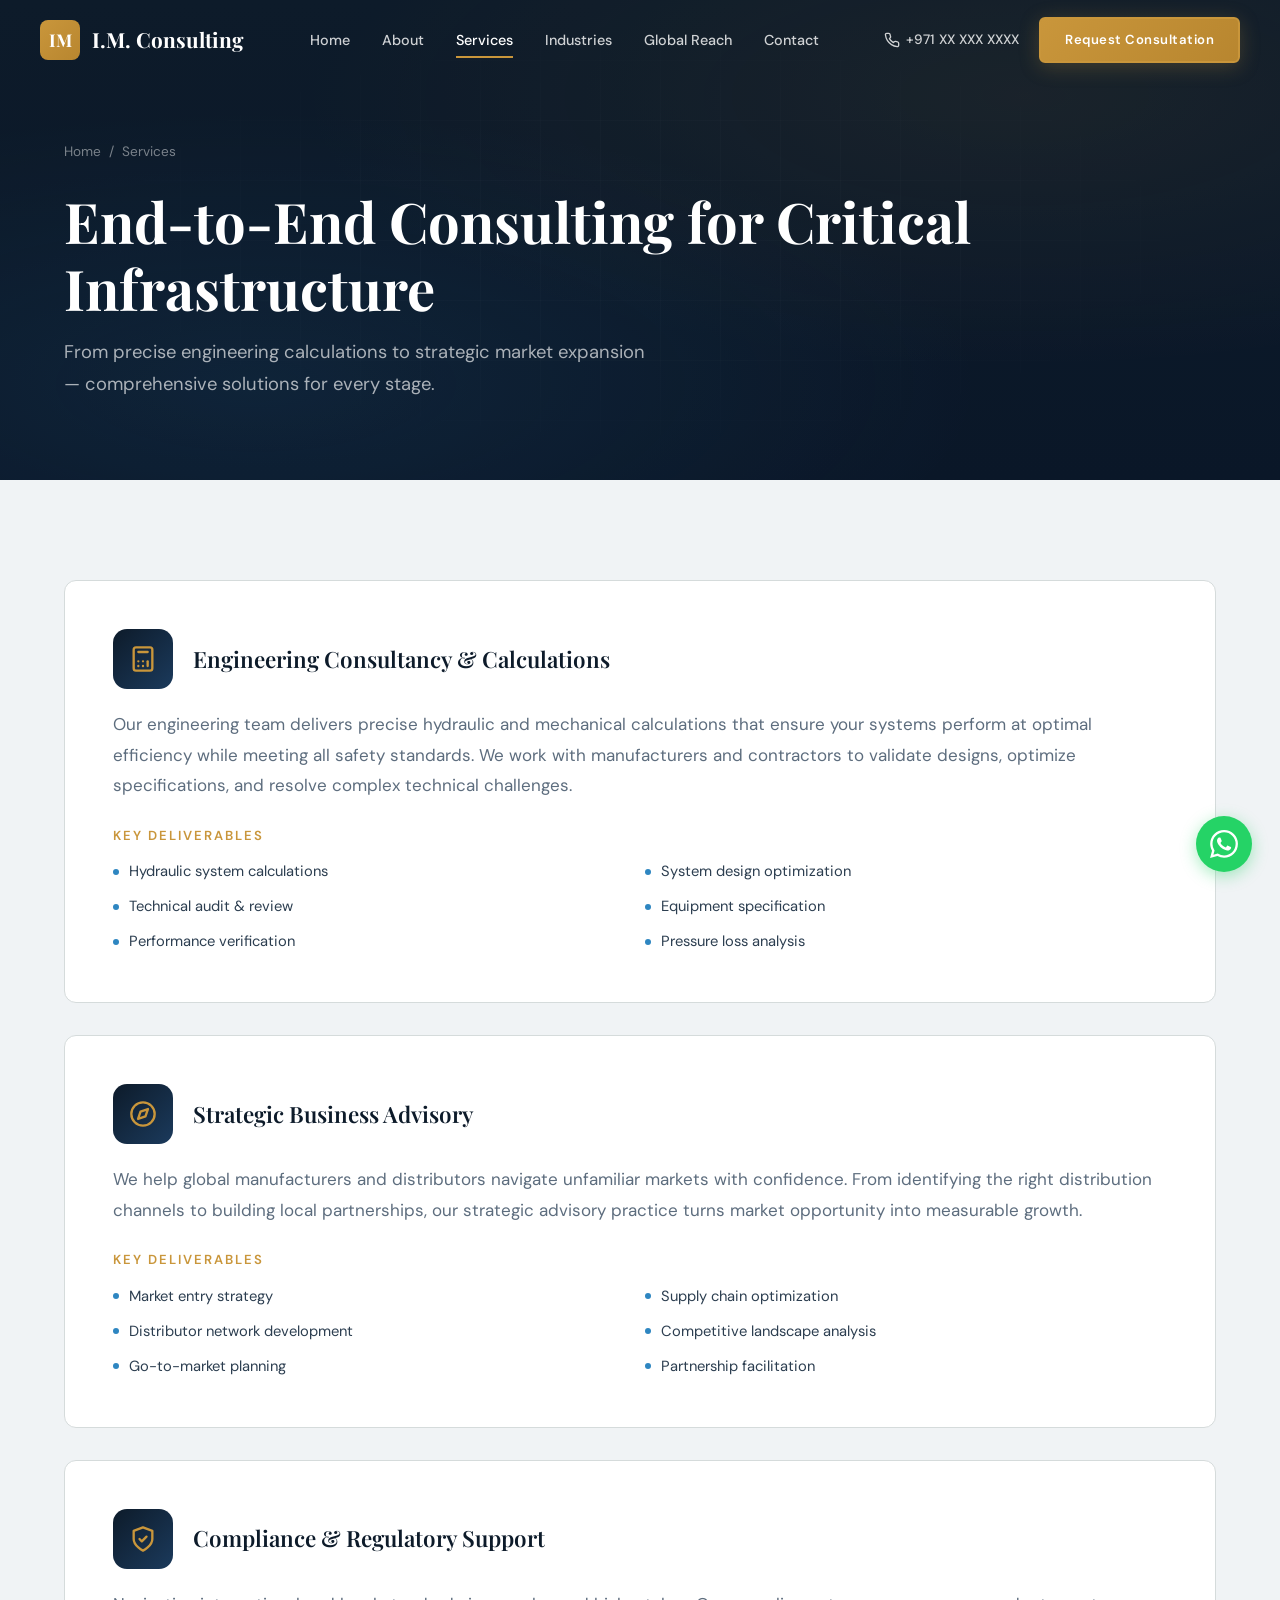
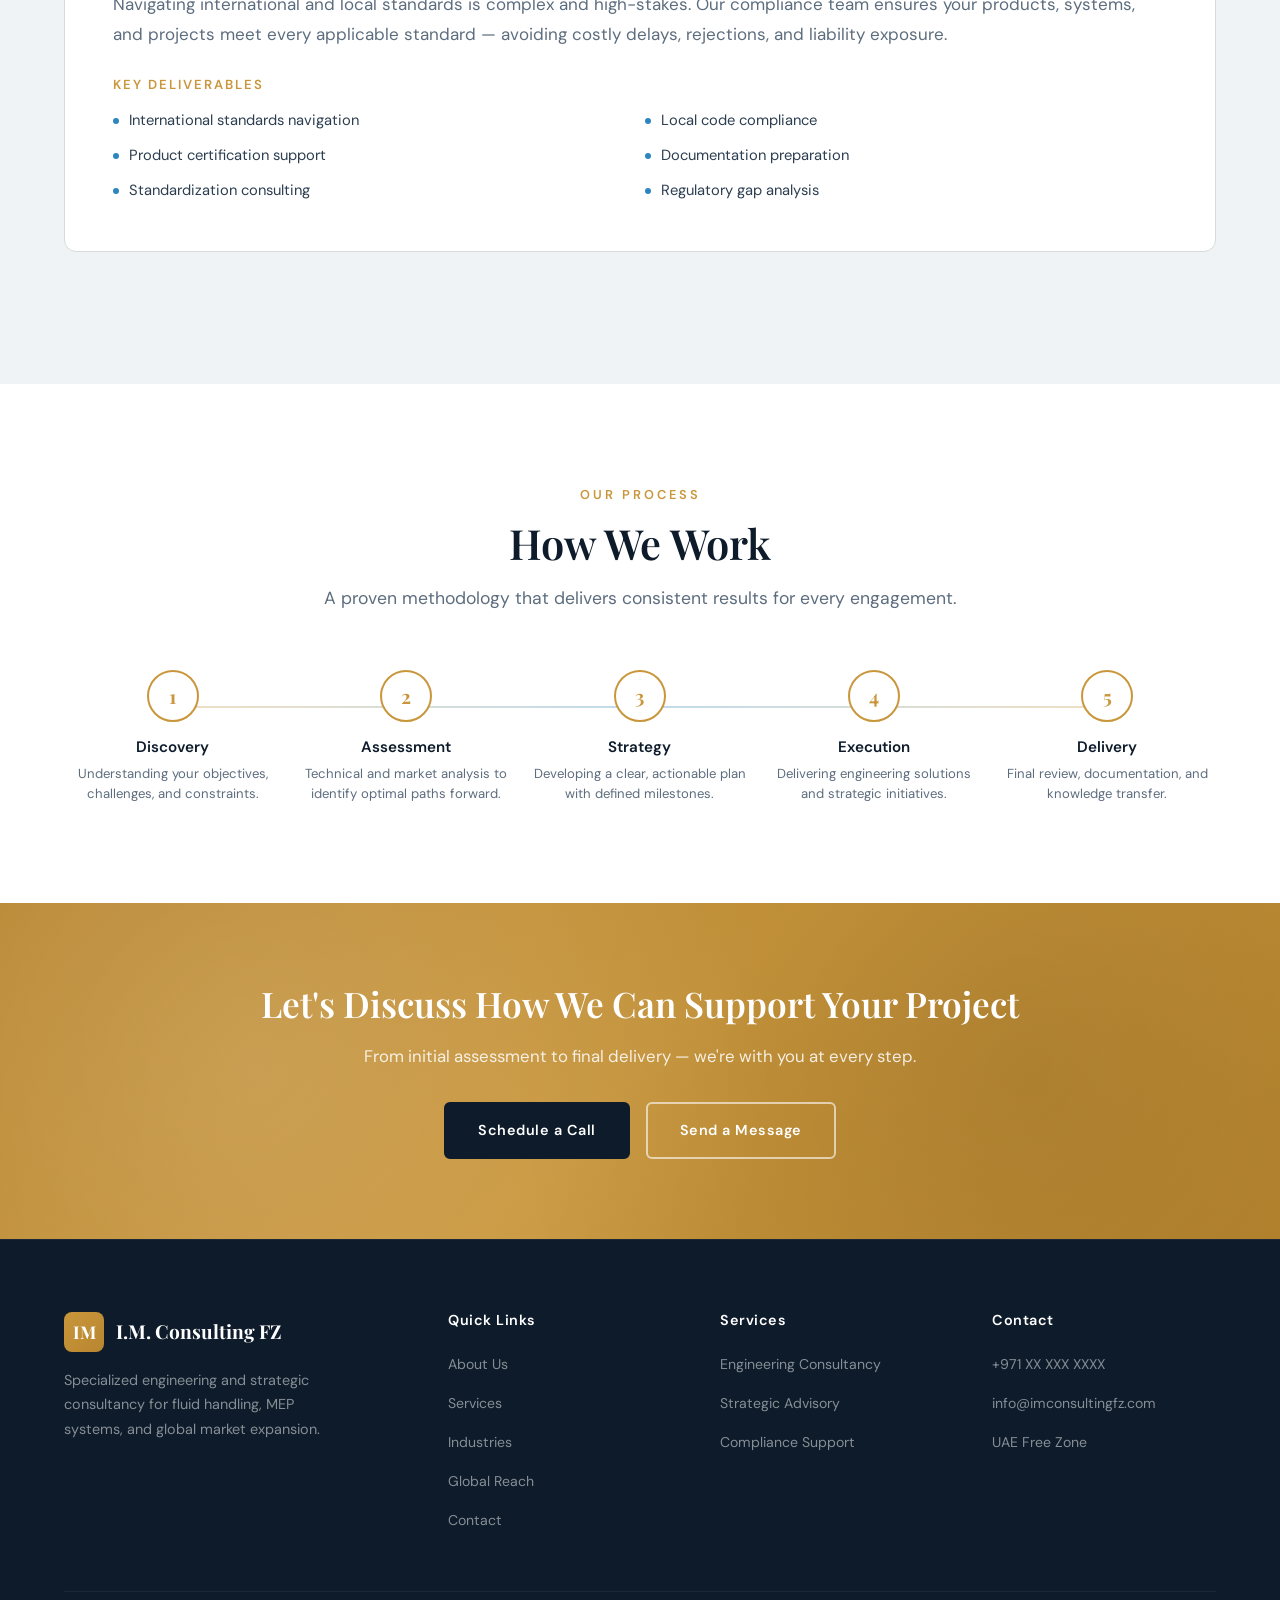
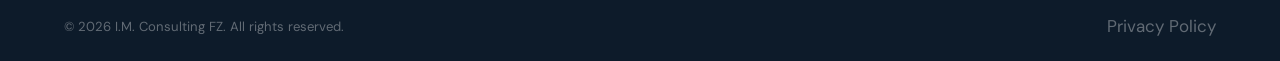
<file: services.html>
<!DOCTYPE html>
<html lang="en">
<head>
  <meta charset="UTF-8">
  <meta name="viewport" content="width=device-width, initial-scale=1.0">
  <title>Services — I.M. Consulting FZ</title>
  <meta name="description" content="I.M. Consulting FZ — Specialized engineering and strategic consultancy for fluid handling, MEP systems, and global market expansion.">
  <meta property="og:title" content="Services — I.M. Consulting FZ">
  <meta property="og:description" content="Specialized consultancy for fluid handling, MEP systems, and market expansion — bridging global manufacturers with local opportunities.">
  <meta property="og:type" content="website">
  <link rel="stylesheet" href="css/styles.css">
</head>
<body>
  
  <nav class="navbar">
    <div class="navbar-inner">
      <a href="index.html" class="nav-logo">
        <span class="logo-mark">IM</span>
        I.M. Consulting
      </a>
      <div class="nav-links">
        <a href="index.html" >Home</a>
            <a href="about.html" >About</a>
            <a href="services.html" class="active">Services</a>
            <a href="industries.html" >Industries</a>
            <a href="global-reach.html" >Global Reach</a>
            <a href="contact.html" >Contact</a>
      </div>
      <div class="nav-right">
        <a href="tel:+971000000000" class="nav-phone"><svg xmlns="http://www.w3.org/2000/svg" viewBox="0 0 24 24" fill="none" stroke="currentColor" stroke-width="2" stroke-linecap="round" stroke-linejoin="round"><path d="M22 16.92v3a2 2 0 0 1-2.18 2 19.79 19.79 0 0 1-8.63-3.07 19.5 19.5 0 0 1-6-6 19.79 19.79 0 0 1-3.07-8.67A2 2 0 0 1 4.11 2h3a2 2 0 0 1 2 1.72 12.84 12.84 0 0 0 .7 2.81 2 2 0 0 1-.45 2.11L8.09 9.91a16 16 0 0 0 6 6l1.27-1.27a2 2 0 0 1 2.11-.45 12.84 12.84 0 0 0 2.81.7A2 2 0 0 1 22 16.92z"/></svg> +971 XX XXX XXXX</a>
        <a href="contact.html" class="btn btn-gold nav-cta">Request Consultation</a>
        <button class="menu-toggle" aria-label="Toggle menu">
          <span></span><span></span><span></span>
        </button>
      </div>
    </div>
  </nav>
  <div class="mobile-menu">
    <a href="index.html">Home</a>
        <a href="about.html">About</a>
        <a href="services.html">Services</a>
        <a href="industries.html">Industries</a>
        <a href="global-reach.html">Global Reach</a>
        <a href="contact.html">Contact</a>
    <a href="contact.html" class="btn btn-gold">Request Consultation</a>
  </div>
  
  <section class="page-hero">
    <div class="hero-bg"></div>
    <div class="hero-grid"></div>
    <div class="container">
      <div class="page-hero-content">
        <div class="breadcrumb"><a href="index.html">Home</a> <span>/</span> Services</div>
        <h1 class="reveal">End-to-End Consulting for Critical Infrastructure</h1>
        <p class="reveal">From precise engineering calculations to strategic market expansion — comprehensive solutions for every stage.</p>
      </div>
    </div>
  </section>

  <section class="section">
    <div class="container">
      <div class="service-detail-card reveal">
        <div class="service-detail-header">
          <div class="service-detail-icon"><svg xmlns="http://www.w3.org/2000/svg" viewBox="0 0 24 24" fill="none" stroke="currentColor" stroke-width="2" stroke-linecap="round" stroke-linejoin="round"><rect x="4" y="2" width="16" height="20" rx="2"/><line x1="8" y1="6" x2="16" y2="6"/><line x1="16" y1="14" x2="16" y2="18"/><line x1="8" y1="14" x2="8" y2="14.01"/><line x1="12" y1="14" x2="12" y2="14.01"/><line x1="8" y1="18" x2="8" y2="18.01"/><line x1="12" y1="18" x2="12" y2="18.01"/></svg></div>
          <h3>Engineering Consultancy &amp; Calculations</h3>
        </div>
        <p>Our engineering team delivers precise hydraulic and mechanical calculations that ensure your systems perform at optimal efficiency while meeting all safety standards. We work with manufacturers and contractors to validate designs, optimize specifications, and resolve complex technical challenges.</p>
        <div class="deliverables-label">Key Deliverables</div>
        <ul class="deliverables-list">
          <li>Hydraulic system calculations</li>
          <li>System design optimization</li>
          <li>Technical audit &amp; review</li>
          <li>Equipment specification</li>
          <li>Performance verification</li>
          <li>Pressure loss analysis</li>
        </ul>
      </div>

      <div class="service-detail-card reveal">
        <div class="service-detail-header">
          <div class="service-detail-icon"><svg xmlns="http://www.w3.org/2000/svg" viewBox="0 0 24 24" fill="none" stroke="currentColor" stroke-width="2" stroke-linecap="round" stroke-linejoin="round"><circle cx="12" cy="12" r="10"/><polygon points="16.24 7.76 14.12 14.12 7.76 16.24 9.88 9.88 16.24 7.76"/></svg></div>
          <h3>Strategic Business Advisory</h3>
        </div>
        <p>We help global manufacturers and distributors navigate unfamiliar markets with confidence. From identifying the right distribution channels to building local partnerships, our strategic advisory practice turns market opportunity into measurable growth.</p>
        <div class="deliverables-label">Key Deliverables</div>
        <ul class="deliverables-list">
          <li>Market entry strategy</li>
          <li>Supply chain optimization</li>
          <li>Distributor network development</li>
          <li>Competitive landscape analysis</li>
          <li>Go-to-market planning</li>
          <li>Partnership facilitation</li>
        </ul>
      </div>

      <div class="service-detail-card reveal">
        <div class="service-detail-header">
          <div class="service-detail-icon"><svg xmlns="http://www.w3.org/2000/svg" viewBox="0 0 24 24" fill="none" stroke="currentColor" stroke-width="2" stroke-linecap="round" stroke-linejoin="round"><path d="M12 22s8-4 8-10V5l-8-3-8 3v7c0 6 8 10 8 10z"/><polyline points="9 12 11 14 15 10"/></svg></div>
          <h3>Compliance &amp; Regulatory Support</h3>
        </div>
        <p>Navigating international and local standards is complex and high-stakes. Our compliance team ensures your products, systems, and projects meet every applicable standard — avoiding costly delays, rejections, and liability exposure.</p>
        <div class="deliverables-label">Key Deliverables</div>
        <ul class="deliverables-list">
          <li>International standards navigation</li>
          <li>Local code compliance</li>
          <li>Product certification support</li>
          <li>Documentation preparation</li>
          <li>Standardization consulting</li>
          <li>Regulatory gap analysis</li>
        </ul>
      </div>
    </div>
  </section>

  <section class="section section-alt">
    <div class="container">
      <div class="section-header center reveal">
        <span class="section-label">Our Process</span>
        <h2>How We Work</h2>
        <p class="section-subtitle">A proven methodology that delivers consistent results for every engagement.</p>
      </div>
      <div class="process-grid stagger-children">
        <div class="process-step reveal">
          <div class="process-number">1</div>
          <h4>Discovery</h4>
          <p>Understanding your objectives, challenges, and constraints.</p>
        </div>
        <div class="process-step reveal">
          <div class="process-number">2</div>
          <h4>Assessment</h4>
          <p>Technical and market analysis to identify optimal paths forward.</p>
        </div>
        <div class="process-step reveal">
          <div class="process-number">3</div>
          <h4>Strategy</h4>
          <p>Developing a clear, actionable plan with defined milestones.</p>
        </div>
        <div class="process-step reveal">
          <div class="process-number">4</div>
          <h4>Execution</h4>
          <p>Delivering engineering solutions and strategic initiatives.</p>
        </div>
        <div class="process-step reveal">
          <div class="process-number">5</div>
          <h4>Delivery</h4>
          <p>Final review, documentation, and knowledge transfer.</p>
        </div>
      </div>
    </div>
  </section>

  
  <section class="cta-banner">
    <div class="container">
      <div class="cta-inner reveal">
        <h2>Let's Discuss How We Can Support Your Project</h2>
        <p>From initial assessment to final delivery — we're with you at every step.</p>
        <div class="btn-group">
          <a href="contact.html" class="btn btn-dark">Schedule a Call</a>
          <a href="contact.html" class="btn btn-outline">Send a Message</a>
        </div>
      </div>
    </div>
  </section>

  
  <footer class="footer">
    <div class="container">
      <div class="footer-grid">
        <div class="footer-brand">
          <a href="index.html" class="nav-logo" style="color:white;font-size:1.2rem;">
            <span class="logo-mark">IM</span>
            I.M. Consulting FZ
          </a>
          <p>Specialized engineering and strategic consultancy for fluid handling, MEP systems, and global market expansion.</p>
        </div>
        <div class="footer-col">
          <h4>Quick Links</h4>
          <ul>
            <li><a href="about.html">About Us</a></li>
            <li><a href="services.html">Services</a></li>
            <li><a href="industries.html">Industries</a></li>
            <li><a href="global-reach.html">Global Reach</a></li>
            <li><a href="contact.html">Contact</a></li>
          </ul>
        </div>
        <div class="footer-col">
          <h4>Services</h4>
          <ul>
            <li><a href="services.html">Engineering Consultancy</a></li>
            <li><a href="services.html">Strategic Advisory</a></li>
            <li><a href="services.html">Compliance Support</a></li>
          </ul>
        </div>
        <div class="footer-col">
          <h4>Contact</h4>
          <ul>
            <li><a href="tel:+971000000000">+971 XX XXX XXXX</a></li>
            <li><a href="mailto:info@imconsultingfz.com">info@imconsultingfz.com</a></li>
            <li><a href="#">UAE Free Zone</a></li>
          </ul>
        </div>
      </div>
      <div class="footer-bottom">
        <p>&copy; 2026 I.M. Consulting FZ. All rights reserved.</p>
        <a href="#">Privacy Policy</a>
      </div>
    </div>
  </footer>
  <a href="https://wa.me/971000000000" target="_blank" rel="noopener" class="whatsapp-float" aria-label="Chat on WhatsApp"><svg xmlns="http://www.w3.org/2000/svg" viewBox="0 0 24 24" fill="white"><path d="M17.472 14.382c-.297-.149-1.758-.867-2.03-.967-.273-.099-.471-.148-.67.15-.197.297-.767.966-.94 1.164-.173.199-.347.223-.644.075-.297-.15-1.255-.463-2.39-1.475-.883-.788-1.48-1.761-1.653-2.059-.173-.297-.018-.458.13-.606.134-.133.298-.347.446-.52.149-.174.198-.298.298-.497.099-.198.05-.371-.025-.52-.075-.149-.669-1.612-.916-2.207-.242-.579-.487-.5-.669-.51-.173-.008-.371-.01-.57-.01-.198 0-.52.074-.792.372-.272.297-1.04 1.016-1.04 2.479 0 1.462 1.065 2.875 1.213 3.074.149.198 2.096 3.2 5.077 4.487.709.306 1.262.489 1.694.625.712.227 1.36.195 1.871.118.571-.085 1.758-.719 2.006-1.413.248-.694.248-1.289.173-1.413-.074-.124-.272-.198-.57-.347m-5.421 7.403h-.004a9.87 9.87 0 01-5.031-1.378l-.361-.214-3.741.982.998-3.648-.235-.374a9.86 9.86 0 01-1.51-5.26c.001-5.45 4.436-9.884 9.888-9.884 2.64 0 5.122 1.03 6.988 2.898a9.825 9.825 0 012.893 6.994c-.003 5.45-4.437 9.884-9.885 9.884m8.413-18.297A11.815 11.815 0 0012.05 0C5.495 0 .16 5.335.157 11.892c0 2.096.547 4.142 1.588 5.945L.057 24l6.305-1.654a11.882 11.882 0 005.683 1.448h.005c6.554 0 11.89-5.335 11.893-11.893a11.821 11.821 0 00-3.48-8.413z"/></svg></a>
  <script src="js/main.js"></script>
</body>
</html>
</file>
<file: css/styles.css>
/* ============================================
   I.M. CONSULTING FZ — Design System
   ============================================ */
@import url('https://fonts.googleapis.com/css2?family=DM+Sans:ital,opsz,wght@0,9..40,300;0,9..40,400;0,9..40,500;0,9..40,600;0,9..40,700;1,9..40,400&family=Playfair+Display:wght@400;500;600;700&display=swap');

:root {
  --navy: #0D1B2A;
  --navy-light: #1B2838;
  --steel: #1B3A5C;
  --accent: #2E86C1;
  --accent-light: #3A9AD9;
  --gold: #C9963B;
  --gold-light: #D4A84E;
  --gold-dark: #B8862F;
  --dark: #1C2833;
  --text: #2C3E50;
  --text-light: #5D6D7E;
  --bg: #F0F3F5;
  --white: #FFFFFF;
  --border: #D5DBDB;
  --font-heading: 'Playfair Display', Georgia, serif;
  --font-body: 'DM Sans', -apple-system, sans-serif;
  --shadow-sm: 0 2px 8px rgba(13,27,42,0.06);
  --shadow-md: 0 4px 24px rgba(13,27,42,0.10);
  --shadow-lg: 0 8px 40px rgba(13,27,42,0.14);
  --shadow-gold: 0 4px 20px rgba(201,150,59,0.25);
  --radius: 6px;
  --radius-lg: 12px;
  --max-width: 1200px;
  --transition: 0.3s cubic-bezier(0.4, 0, 0.2, 1);
}

*, *::before, *::after { margin: 0; padding: 0; box-sizing: border-box; }
html { scroll-behavior: smooth; scroll-padding-top: 90px; }
body {
  font-family: var(--font-body);
  font-size: 17px;
  line-height: 1.7;
  color: var(--text);
  background: var(--bg);
  -webkit-font-smoothing: antialiased;
  overflow-x: hidden;
}
img { max-width: 100%; height: auto; display: block; }
a { text-decoration: none; color: inherit; transition: color var(--transition); }
ul { list-style: none; }
.container { max-width: var(--max-width); margin: 0 auto; padding: 0 24px; }

/* Typography */
h1, h2, h3, h4 { font-family: var(--font-heading); color: var(--navy); line-height: 1.2; }
h1 { font-size: clamp(2.4rem, 5vw, 3.5rem); font-weight: 700; }
h2 { font-size: clamp(1.8rem, 3.5vw, 2.6rem); font-weight: 600; }
h3 { font-size: clamp(1.3rem, 2.5vw, 1.6rem); font-weight: 600; }
h4 { font-size: 1.15rem; font-weight: 600; }

.section-label {
  font-family: var(--font-body); font-size: 0.8rem; font-weight: 600;
  letter-spacing: 3px; text-transform: uppercase; color: var(--gold);
  margin-bottom: 12px; display: block;
}
.section-subtitle { font-size: 1.1rem; color: var(--text-light); max-width: 640px; line-height: 1.7; }
.section-header { margin-bottom: 56px; }
.section-header.center { text-align: center; }
.section-header.center .section-subtitle { margin: 16px auto 0; }

/* Buttons */
.btn {
  display: inline-flex; align-items: center; gap: 8px;
  padding: 14px 32px; font-family: var(--font-body); font-size: 0.9rem;
  font-weight: 600; letter-spacing: 0.5px; border-radius: var(--radius);
  border: 2px solid transparent; cursor: pointer; transition: all var(--transition); white-space: nowrap;
}
.btn-gold {
  background: linear-gradient(135deg, var(--gold), var(--gold-dark));
  color: var(--white); border-color: var(--gold); box-shadow: var(--shadow-gold);
}
.btn-gold:hover { background: linear-gradient(135deg, var(--gold-light), var(--gold)); transform: translateY(-2px); box-shadow: 0 6px 28px rgba(201,150,59,0.35); }
.btn-outline { background: transparent; color: var(--white); border-color: rgba(255,255,255,0.5); }
.btn-outline:hover { background: rgba(255,255,255,0.1); border-color: var(--white); }
.btn-outline-dark { background: transparent; color: var(--navy); border-color: var(--navy); }
.btn-outline-dark:hover { background: var(--navy); color: var(--white); }
.btn svg { width: 18px; height: 18px; }
.btn-group { display: flex; gap: 16px; flex-wrap: wrap; }

/* Navigation */
.navbar { position: fixed; top: 0; left: 0; right: 0; z-index: 1000; padding: 0 24px; transition: all var(--transition); background: transparent; }
.navbar.scrolled { background: rgba(13,27,42,0.97); backdrop-filter: blur(12px); box-shadow: 0 2px 20px rgba(0,0,0,0.2); }
.navbar-inner { max-width: var(--max-width); margin: 0 auto; display: flex; align-items: center; justify-content: space-between; height: 80px; }
.nav-logo { display: flex; align-items: center; gap: 12px; color: var(--white); font-family: var(--font-heading); font-size: 1.3rem; font-weight: 700; }
.nav-logo .logo-mark { width: 40px; height: 40px; background: linear-gradient(135deg, var(--gold), var(--gold-dark)); border-radius: 8px; display: flex; align-items: center; justify-content: center; font-family: var(--font-heading); font-size: 1.1rem; font-weight: 700; color: var(--white); }
.nav-links { display: flex; align-items: center; gap: 32px; }
.nav-links a { color: rgba(255,255,255,0.8); font-size: 0.9rem; font-weight: 500; position: relative; padding: 4px 0; }
.nav-links a::after { content: ''; position: absolute; bottom: -2px; left: 0; width: 0; height: 2px; background: var(--gold); transition: width var(--transition); }
.nav-links a:hover { color: var(--white); }
.nav-links a:hover::after { width: 100%; }
.nav-links a.active { color: var(--white); }
.nav-links a.active::after { width: 100%; }
.nav-right { display: flex; align-items: center; gap: 20px; }
.nav-phone { color: rgba(255,255,255,0.8); font-size: 0.85rem; font-weight: 500; display: flex; align-items: center; gap: 6px; }
.nav-phone svg { width: 16px; height: 16px; }
.nav-phone:hover { color: var(--gold); }
.nav-cta { padding: 10px 24px; font-size: 0.82rem; }

.menu-toggle { display: none; background: none; border: none; cursor: pointer; padding: 8px; }
.menu-toggle span { display: block; width: 24px; height: 2px; background: var(--white); margin: 6px 0; transition: all var(--transition); border-radius: 2px; }
.menu-toggle.active span:nth-child(1) { transform: rotate(45deg) translate(5px, 6px); }
.menu-toggle.active span:nth-child(2) { opacity: 0; }
.menu-toggle.active span:nth-child(3) { transform: rotate(-45deg) translate(5px, -6px); }
.mobile-menu { display: none; position: fixed; top: 80px; left: 0; right: 0; bottom: 0; background: var(--navy); padding: 32px 24px; z-index: 999; flex-direction: column; gap: 8px; overflow-y: auto; }
.mobile-menu.active { display: flex; }
.mobile-menu a { color: rgba(255,255,255,0.85); font-size: 1.1rem; padding: 14px 0; border-bottom: 1px solid rgba(255,255,255,0.08); font-weight: 500; }
.mobile-menu a:hover { color: var(--gold); }
.mobile-menu .btn { margin-top: 16px; text-align: center; justify-content: center; }

/* Hero */
.hero { position: relative; min-height: 100vh; display: flex; align-items: center; background: var(--navy); overflow: hidden; }
.hero-bg { position: absolute; inset: 0; background: radial-gradient(ellipse at 20% 80%, rgba(46,134,193,0.15) 0%, transparent 50%), radial-gradient(ellipse at 80% 20%, rgba(201,150,59,0.1) 0%, transparent 50%), linear-gradient(180deg, var(--navy) 0%, #0A1628 100%); }
.hero-grid { position: absolute; inset: 0; background-image: linear-gradient(rgba(255,255,255,0.03) 1px, transparent 1px), linear-gradient(90deg, rgba(255,255,255,0.03) 1px, transparent 1px); background-size: 60px 60px; mask-image: radial-gradient(ellipse at center, black 30%, transparent 70%); -webkit-mask-image: radial-gradient(ellipse at center, black 30%, transparent 70%); }
.hero-content { position: relative; z-index: 2; max-width: 780px; padding-top: 100px; }
.hero h1 { color: var(--white); margin-bottom: 24px; font-size: clamp(2.6rem, 5.5vw, 4rem); }
.hero h1 .highlight { color: var(--gold); }
.hero-text { color: rgba(255,255,255,0.7); font-size: 1.15rem; line-height: 1.8; max-width: 600px; margin-bottom: 40px; }
.hero-decoration { position: absolute; right: -60px; top: 50%; transform: translateY(-50%); width: 500px; height: 500px; border: 1px solid rgba(201,150,59,0.12); border-radius: 50%; }
.hero-decoration::before { content: ''; position: absolute; inset: 40px; border: 1px solid rgba(46,134,193,0.1); border-radius: 50%; }
.hero-decoration::after { content: ''; position: absolute; inset: 80px; border: 1px solid rgba(201,150,59,0.08); border-radius: 50%; }
.scroll-indicator { position: absolute; bottom: 40px; left: 50%; transform: translateX(-50%); display: flex; flex-direction: column; align-items: center; gap: 8px; color: rgba(255,255,255,0.4); font-size: 0.75rem; letter-spacing: 2px; text-transform: uppercase; animation: float 2s ease-in-out infinite; }
.scroll-indicator .line { width: 1px; height: 40px; background: linear-gradient(to bottom, var(--gold), transparent); }
@keyframes float { 0%, 100% { transform: translateX(-50%) translateY(0); } 50% { transform: translateX(-50%) translateY(8px); } }

/* Page Hero (Internal) */
.page-hero { background: var(--navy); padding: 140px 0 80px; position: relative; overflow: hidden; }
.page-hero .hero-bg { opacity: 0.7; }
.page-hero .hero-grid { opacity: 0.5; }
.page-hero-content { position: relative; z-index: 2; }
.page-hero h1 { color: var(--white); margin-bottom: 16px; }
.page-hero p { color: rgba(255,255,255,0.65); font-size: 1.15rem; max-width: 600px; line-height: 1.7; }
.breadcrumb { display: flex; align-items: center; gap: 8px; margin-bottom: 24px; font-size: 0.85rem; color: rgba(255,255,255,0.45); }
.breadcrumb a { color: rgba(255,255,255,0.45); }
.breadcrumb a:hover { color: var(--gold); }

/* Trust Bar */
.trust-bar { background: var(--white); padding: 48px 0; border-bottom: 1px solid var(--border); position: relative; z-index: 2; }
.trust-grid { display: grid; grid-template-columns: repeat(4, 1fr); gap: 32px; text-align: center; }
.trust-item { padding: 8px 16px; }
.trust-number { font-family: var(--font-heading); font-size: 2.8rem; font-weight: 700; color: var(--navy); line-height: 1; margin-bottom: 8px; }
.trust-number .suffix { font-size: 1.8rem; color: var(--gold); }
.trust-label { font-size: 0.85rem; color: var(--text-light); font-weight: 500; }

/* Sections */
.section { padding: 100px 0; }
.section-alt { background: var(--white); }
.section-dark { background: var(--navy); color: var(--white); }
.section-dark h2, .section-dark h3 { color: var(--white); }
.section-dark .section-subtitle { color: rgba(255,255,255,0.6); }
.section-dark .section-label { color: var(--gold); }

/* Service Cards */
.services-grid { display: grid; grid-template-columns: repeat(auto-fit, minmax(260px, 1fr)); gap: 24px; }
.service-card { background: var(--white); border-radius: var(--radius-lg); padding: 36px 28px; border: 1px solid var(--border); transition: all var(--transition); position: relative; overflow: hidden; }
.service-card::before { content: ''; position: absolute; top: 0; left: 0; right: 0; height: 3px; background: linear-gradient(90deg, var(--gold), var(--accent)); opacity: 0; transition: opacity var(--transition); }
.service-card:hover { transform: translateY(-6px); box-shadow: var(--shadow-lg); border-color: transparent; }
.service-card:hover::before { opacity: 1; }
.service-icon { width: 52px; height: 52px; border-radius: 10px; background: linear-gradient(135deg, rgba(46,134,193,0.1), rgba(46,134,193,0.05)); display: flex; align-items: center; justify-content: center; margin-bottom: 20px; color: var(--accent); }
.service-icon svg { width: 26px; height: 26px; }
.service-card h3 { font-size: 1.2rem; margin-bottom: 12px; }
.service-card p { color: var(--text-light); font-size: 0.95rem; line-height: 1.7; margin-bottom: 20px; }
.card-link { font-size: 0.88rem; font-weight: 600; color: var(--accent); display: inline-flex; align-items: center; gap: 6px; }
.card-link svg { width: 16px; height: 16px; transition: transform var(--transition); }
.card-link:hover { color: var(--gold); }
.card-link:hover svg { transform: translateX(4px); }

/* Feature Split */
.feature-split { display: grid; grid-template-columns: 1fr 1fr; gap: 64px; align-items: center; }
.feature-image { border-radius: var(--radius-lg); overflow: hidden; position: relative; aspect-ratio: 4/3; background: linear-gradient(135deg, var(--steel), var(--navy)); }
.feature-image-placeholder { width: 100%; height: 100%; display: flex; align-items: center; justify-content: center; color: rgba(255,255,255,0.2); font-size: 0.85rem; font-weight: 500; letter-spacing: 2px; text-transform: uppercase; }
.feature-image::after { content: ''; position: absolute; inset: 0; border: 1px solid rgba(201,150,59,0.15); border-radius: var(--radius-lg); }
.feature-content h2 { margin-bottom: 20px; }
.feature-content > p { color: var(--text-light); margin-bottom: 32px; }
.feature-list { display: flex; flex-direction: column; gap: 20px; }
.feature-item { display: flex; gap: 16px; align-items: flex-start; }
.feature-item-icon { flex-shrink: 0; width: 40px; height: 40px; border-radius: 8px; background: linear-gradient(135deg, rgba(201,150,59,0.12), rgba(201,150,59,0.04)); display: flex; align-items: center; justify-content: center; color: var(--gold); margin-top: 2px; }
.feature-item-icon svg { width: 20px; height: 20px; }
.feature-item-text h4 { font-family: var(--font-body); font-size: 1rem; font-weight: 600; margin-bottom: 4px; }
.feature-item-text p { font-size: 0.9rem; color: var(--text-light); line-height: 1.6; }

/* Industry Cards */
.industry-grid { display: grid; grid-template-columns: repeat(auto-fit, minmax(260px, 1fr)); gap: 24px; }
.industry-card { background: var(--white); border-radius: var(--radius-lg); padding: 32px 24px; border: 1px solid var(--border); text-align: center; transition: all var(--transition); }
.industry-card:hover { transform: translateY(-4px); box-shadow: var(--shadow-md); }
.industry-icon { width: 64px; height: 64px; margin: 0 auto 20px; border-radius: 50%; background: linear-gradient(135deg, var(--navy), var(--steel)); display: flex; align-items: center; justify-content: center; color: var(--gold); }
.industry-icon svg { width: 28px; height: 28px; }
.industry-card h3 { font-size: 1.1rem; margin-bottom: 12px; }
.industry-card p { font-size: 0.9rem; color: var(--text-light); line-height: 1.6; }

/* Global Map */
.map-container { position: relative; max-width: 900px; margin: 0 auto 60px; }
.map-visual { width: 100%; aspect-ratio: 16/9; background: rgba(255,255,255,0.03); border-radius: var(--radius-lg); border: 1px solid rgba(255,255,255,0.06); position: relative; overflow: hidden; }
.map-dot { position: absolute; width: 14px; height: 14px; border-radius: 50%; background: var(--gold); box-shadow: 0 0 20px rgba(201,150,59,0.5); cursor: pointer; }
.map-dot::after { content: ''; position: absolute; inset: -6px; border-radius: 50%; border: 1px solid rgba(201,150,59,0.3); animation: pulse-ring 2s ease-out infinite; }
.map-dot .tooltip { position: absolute; bottom: calc(100% + 12px); left: 50%; transform: translateX(-50%); background: var(--white); color: var(--navy); padding: 8px 16px; border-radius: var(--radius); font-size: 0.8rem; font-weight: 600; white-space: nowrap; opacity: 0; pointer-events: none; transition: opacity var(--transition); box-shadow: var(--shadow-md); }
.map-dot:hover .tooltip { opacity: 1; }
.dot-uae { top: 42%; left: 57%; }
.dot-china { top: 38%; left: 76%; }
.dot-taiwan { top: 46%; left: 80%; }
.dot-czech { top: 30%; left: 51%; }
.dot-italy { top: 34%; left: 49%; }
@keyframes pulse-ring { 0% { transform: scale(1); opacity: 1; } 100% { transform: scale(2.5); opacity: 0; } }
.countries-grid { display: grid; grid-template-columns: repeat(auto-fit, minmax(200px, 1fr)); gap: 20px; }
.country-card { background: rgba(255,255,255,0.04); border: 1px solid rgba(255,255,255,0.08); border-radius: var(--radius-lg); padding: 28px 24px; text-align: center; transition: all var(--transition); }
.country-card:hover { background: rgba(255,255,255,0.08); border-color: rgba(201,150,59,0.3); }
.country-flag { font-size: 2.4rem; margin-bottom: 12px; }
.country-card h4 { color: var(--white); font-family: var(--font-body); font-weight: 600; margin-bottom: 8px; }
.country-card p { font-size: 0.85rem; color: rgba(255,255,255,0.55); line-height: 1.6; }

/* CTA Banner */
.cta-banner { padding: 80px 0; background: linear-gradient(135deg, var(--gold-dark), var(--gold), var(--gold-dark)); position: relative; overflow: hidden; }
.cta-banner::before { content: ''; position: absolute; inset: 0; background: radial-gradient(circle at 20% 50%, rgba(255,255,255,0.15) 0%, transparent 50%), radial-gradient(circle at 80% 50%, rgba(0,0,0,0.1) 0%, transparent 50%); }
.cta-inner { position: relative; z-index: 2; text-align: center; }
.cta-inner h2 { color: var(--white); margin-bottom: 16px; font-size: clamp(1.6rem, 3vw, 2.2rem); }
.cta-inner p { color: rgba(255,255,255,0.85); font-size: 1.05rem; margin-bottom: 32px; }
.cta-inner .btn-group { justify-content: center; }
.cta-banner .btn-outline { border-color: rgba(255,255,255,0.6); }
.cta-banner .btn-outline:hover { background: rgba(255,255,255,0.15); border-color: var(--white); }
.cta-banner .btn-dark { background: var(--navy); color: var(--white); border-color: var(--navy); }
.cta-banner .btn-dark:hover { background: var(--dark); }

/* Process */
.process-grid { display: grid; grid-template-columns: repeat(5, 1fr); gap: 16px; position: relative; }
.process-grid::before { content: ''; position: absolute; top: 36px; left: 10%; right: 10%; height: 2px; background: linear-gradient(90deg, var(--gold), var(--accent), var(--gold)); opacity: 0.3; }
.process-step { text-align: center; position: relative; z-index: 1; }
.process-number { width: 52px; height: 52px; margin: 0 auto 16px; border-radius: 50%; background: var(--white); border: 2px solid var(--gold); display: flex; align-items: center; justify-content: center; font-family: var(--font-heading); font-size: 1.2rem; font-weight: 700; color: var(--gold); }
.process-step h4 { font-family: var(--font-body); font-size: 0.95rem; font-weight: 600; margin-bottom: 8px; }
.process-step p { font-size: 0.82rem; color: var(--text-light); line-height: 1.5; }

/* Contact */
.contact-grid { display: grid; grid-template-columns: 1.2fr 0.8fr; gap: 48px; }
.contact-form { background: var(--white); border-radius: var(--radius-lg); padding: 40px; border: 1px solid var(--border); }
.form-group { margin-bottom: 20px; }
.form-group label { display: block; font-size: 0.88rem; font-weight: 600; color: var(--dark); margin-bottom: 8px; }
.form-group input, .form-group select, .form-group textarea { width: 100%; padding: 12px 16px; font-family: var(--font-body); font-size: 0.95rem; border: 1px solid var(--border); border-radius: var(--radius); background: var(--bg); color: var(--text); transition: border-color var(--transition); outline: none; }
.form-group input:focus, .form-group select:focus, .form-group textarea:focus { border-color: var(--accent); box-shadow: 0 0 0 3px rgba(46,134,193,0.1); }
.form-group textarea { min-height: 140px; resize: vertical; }
.form-row { display: grid; grid-template-columns: 1fr 1fr; gap: 16px; }
.form-response { font-size: 0.9rem; color: var(--text-light); margin-top: 12px; font-style: italic; }
.contact-info-card { background: var(--navy); border-radius: var(--radius-lg); padding: 40px; color: var(--white); }
.contact-info-card h3 { color: var(--white); margin-bottom: 8px; font-size: 1.5rem; }
.contact-info-card > p { color: rgba(255,255,255,0.6); font-size: 0.95rem; margin-bottom: 32px; line-height: 1.6; }
.contact-item { display: flex; gap: 16px; margin-bottom: 24px; align-items: flex-start; }
.contact-item-icon { flex-shrink: 0; width: 42px; height: 42px; border-radius: 10px; background: rgba(201,150,59,0.15); display: flex; align-items: center; justify-content: center; color: var(--gold); }
.contact-item-icon svg { width: 20px; height: 20px; }
.contact-item-text strong { display: block; font-size: 0.85rem; color: rgba(255,255,255,0.5); font-weight: 500; margin-bottom: 4px; }
.contact-item-text span, .contact-item-text a { color: var(--white); font-size: 0.95rem; }
.contact-item-text a:hover { color: var(--gold); }

/* Footer */
.footer { background: var(--navy); padding: 72px 0 0; border-top: 1px solid rgba(255,255,255,0.06); }
.footer-grid { display: grid; grid-template-columns: 1.5fr 1fr 1fr 1fr; gap: 48px; padding-bottom: 48px; }
.footer-brand p { color: rgba(255,255,255,0.5); font-size: 0.9rem; line-height: 1.7; margin-top: 16px; max-width: 280px; }
.footer-col h4 { color: var(--white); font-family: var(--font-body); font-size: 0.9rem; font-weight: 600; margin-bottom: 20px; letter-spacing: 0.5px; }
.footer-col ul li { margin-bottom: 10px; }
.footer-col ul a { color: rgba(255,255,255,0.5); font-size: 0.88rem; }
.footer-col ul a:hover { color: var(--gold); }
.footer-bottom { border-top: 1px solid rgba(255,255,255,0.06); padding: 20px 0; display: flex; justify-content: space-between; align-items: center; }
.footer-bottom p { color: rgba(255,255,255,0.35); font-size: 0.82rem; }
.footer-bottom a { color: rgba(255,255,255,0.35); }
.footer-bottom a:hover { color: var(--gold); }

/* WhatsApp Float */
.whatsapp-float { position: fixed; bottom: 28px; right: 28px; z-index: 998; width: 56px; height: 56px; border-radius: 50%; background: #25D366; display: flex; align-items: center; justify-content: center; box-shadow: 0 4px 16px rgba(37,211,102,0.4); transition: all var(--transition); }
.whatsapp-float:hover { transform: scale(1.1); box-shadow: 0 6px 24px rgba(37,211,102,0.5); }
.whatsapp-float svg { width: 28px; height: 28px; fill: white; }

/* About Page */
.approach-grid { display: grid; grid-template-columns: repeat(3, 1fr); gap: 28px; }
.approach-card { background: var(--white); border-radius: var(--radius-lg); padding: 36px 28px; text-align: center; border: 1px solid var(--border); transition: all var(--transition); }
.approach-card:hover { box-shadow: var(--shadow-md); transform: translateY(-4px); }
.approach-icon { width: 64px; height: 64px; margin: 0 auto 20px; border-radius: 14px; background: linear-gradient(135deg, rgba(46,134,193,0.1), rgba(201,150,59,0.08)); display: flex; align-items: center; justify-content: center; color: var(--accent); }
.approach-icon svg { width: 30px; height: 30px; }
.approach-card h3 { font-size: 1.15rem; margin-bottom: 12px; }
.approach-card p { font-size: 0.92rem; color: var(--text-light); line-height: 1.7; }
.feature-rows { display: flex; flex-direction: column; gap: 80px; }
.feature-row { display: grid; grid-template-columns: 1fr 1fr; gap: 64px; align-items: center; }
.feature-row.reverse .feature-row-image { order: 2; }
.feature-row.reverse .feature-row-content { order: 1; }
.feature-row-image { border-radius: var(--radius-lg); aspect-ratio: 4/3; background: linear-gradient(135deg, var(--steel), var(--navy)); display: flex; align-items: center; justify-content: center; color: rgba(255,255,255,0.15); font-size: 0.85rem; letter-spacing: 2px; text-transform: uppercase; }
.feature-row-content h3 { margin-bottom: 16px; }
.feature-row-content p { color: var(--text-light); line-height: 1.8; }

/* Services Page Detail */
.service-detail-card { background: var(--white); border-radius: var(--radius-lg); padding: 48px; border: 1px solid var(--border); margin-bottom: 32px; transition: all var(--transition); }
.service-detail-card:hover { box-shadow: var(--shadow-md); }
.service-detail-header { display: flex; align-items: center; gap: 20px; margin-bottom: 20px; }
.service-detail-icon { flex-shrink: 0; width: 60px; height: 60px; border-radius: 14px; background: linear-gradient(135deg, var(--navy), var(--steel)); display: flex; align-items: center; justify-content: center; color: var(--gold); }
.service-detail-icon svg { width: 28px; height: 28px; }
.service-detail-card h3 { font-size: 1.4rem; }
.service-detail-card > p { color: var(--text-light); line-height: 1.8; margin-bottom: 24px; }
.deliverables-label { font-size: 0.82rem; font-weight: 600; letter-spacing: 2px; text-transform: uppercase; color: var(--gold); margin-bottom: 12px; }
.deliverables-list { display: grid; grid-template-columns: 1fr 1fr; gap: 10px; }
.deliverables-list li { font-size: 0.92rem; color: var(--text); display: flex; align-items: center; gap: 10px; }
.deliverables-list li::before { content: ''; flex-shrink: 0; width: 6px; height: 6px; border-radius: 50%; background: var(--accent); }

/* Industries Page Detail */
.industry-detail { display: grid; grid-template-columns: 1fr 1fr; gap: 24px; }
.industry-detail-card { background: var(--white); border-radius: var(--radius-lg); padding: 36px; border: 1px solid var(--border); transition: all var(--transition); }
.industry-detail-card:hover { box-shadow: var(--shadow-md); }
.industry-detail-card .industry-icon { margin: 0 0 20px 0; width: 56px; height: 56px; }
.industry-detail-card h3 { font-size: 1.2rem; margin-bottom: 12px; }
.industry-detail-card p { font-size: 0.92rem; color: var(--text-light); line-height: 1.7; }

/* Animations */
.reveal { opacity: 0; transform: translateY(30px); transition: opacity 0.7s ease, transform 0.7s ease; }
.reveal.visible { opacity: 1; transform: translateY(0); }
.stagger-children .reveal:nth-child(1) { transition-delay: 0s; }
.stagger-children .reveal:nth-child(2) { transition-delay: 0.1s; }
.stagger-children .reveal:nth-child(3) { transition-delay: 0.15s; }
.stagger-children .reveal:nth-child(4) { transition-delay: 0.2s; }
.stagger-children .reveal:nth-child(5) { transition-delay: 0.25s; }

/* Responsive */
@media (max-width: 1024px) {
  .feature-split, .feature-row { grid-template-columns: 1fr; gap: 40px; }
  .feature-row.reverse .feature-row-image, .feature-row.reverse .feature-row-content { order: unset; }
  .footer-grid { grid-template-columns: 1fr 1fr; }
  .process-grid { grid-template-columns: repeat(3, 1fr); }
  .process-grid::before { display: none; }
  .contact-grid { grid-template-columns: 1fr; }
}
@media (max-width: 768px) {
  .nav-links, .nav-right .nav-phone, .nav-right .nav-cta { display: none; }
  .menu-toggle { display: block; }
  .trust-grid { grid-template-columns: repeat(2, 1fr); gap: 20px; }
  .hero-content { padding-top: 120px; }
  .hero-decoration { display: none; }
  .approach-grid { grid-template-columns: 1fr; }
  .process-grid { grid-template-columns: repeat(2, 1fr); }
  .industry-detail { grid-template-columns: 1fr; }
  .deliverables-list { grid-template-columns: 1fr; }
  .form-row { grid-template-columns: 1fr; }
  .footer-grid { grid-template-columns: 1fr; gap: 32px; }
  .footer-bottom { flex-direction: column; gap: 8px; text-align: center; }
  .section { padding: 64px 0; }
  .countries-grid { grid-template-columns: repeat(2, 1fr); }
}
@media (max-width: 480px) {
  .trust-grid { grid-template-columns: 1fr 1fr; gap: 16px; }
  .trust-number { font-size: 2rem; }
  .btn { padding: 12px 24px; font-size: 0.85rem; }
  .btn-group { flex-direction: column; }
  .btn-group .btn { width: 100%; justify-content: center; }
  .countries-grid { grid-template-columns: 1fr; }
}
</file>
